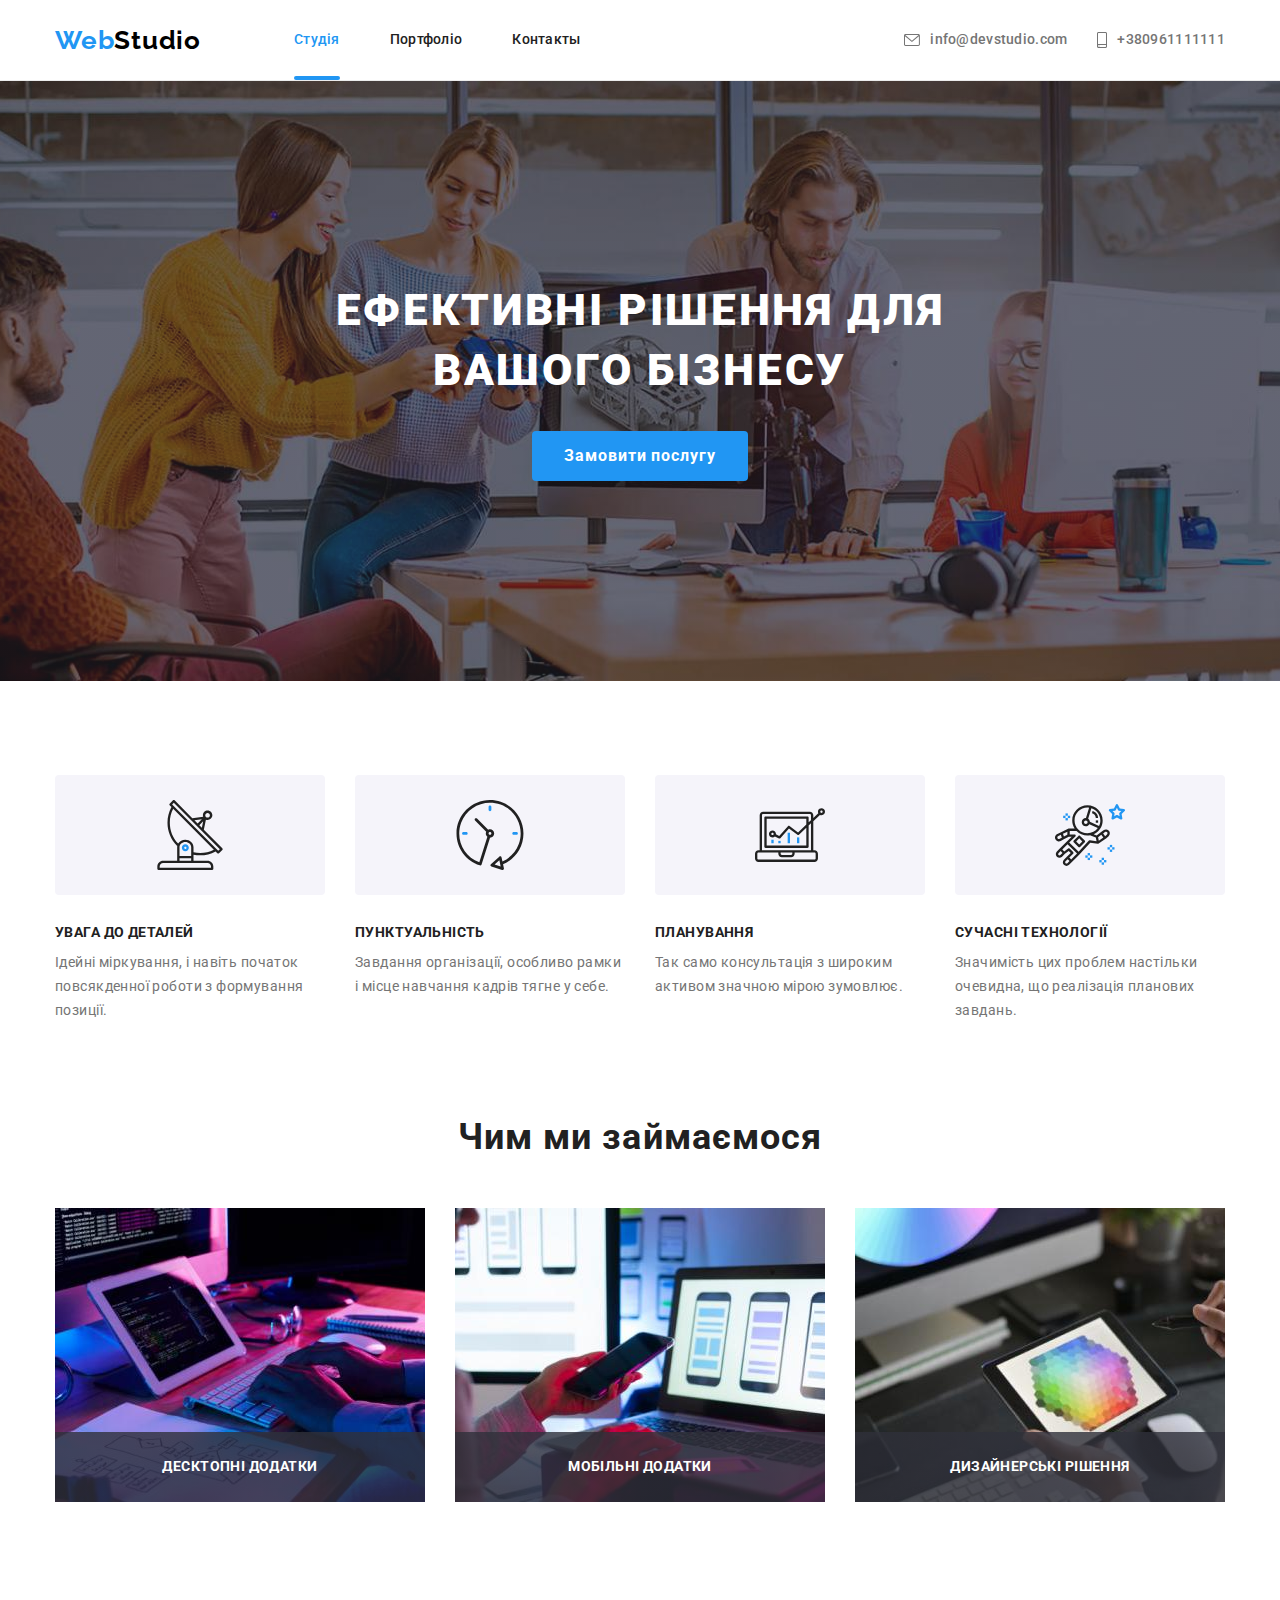
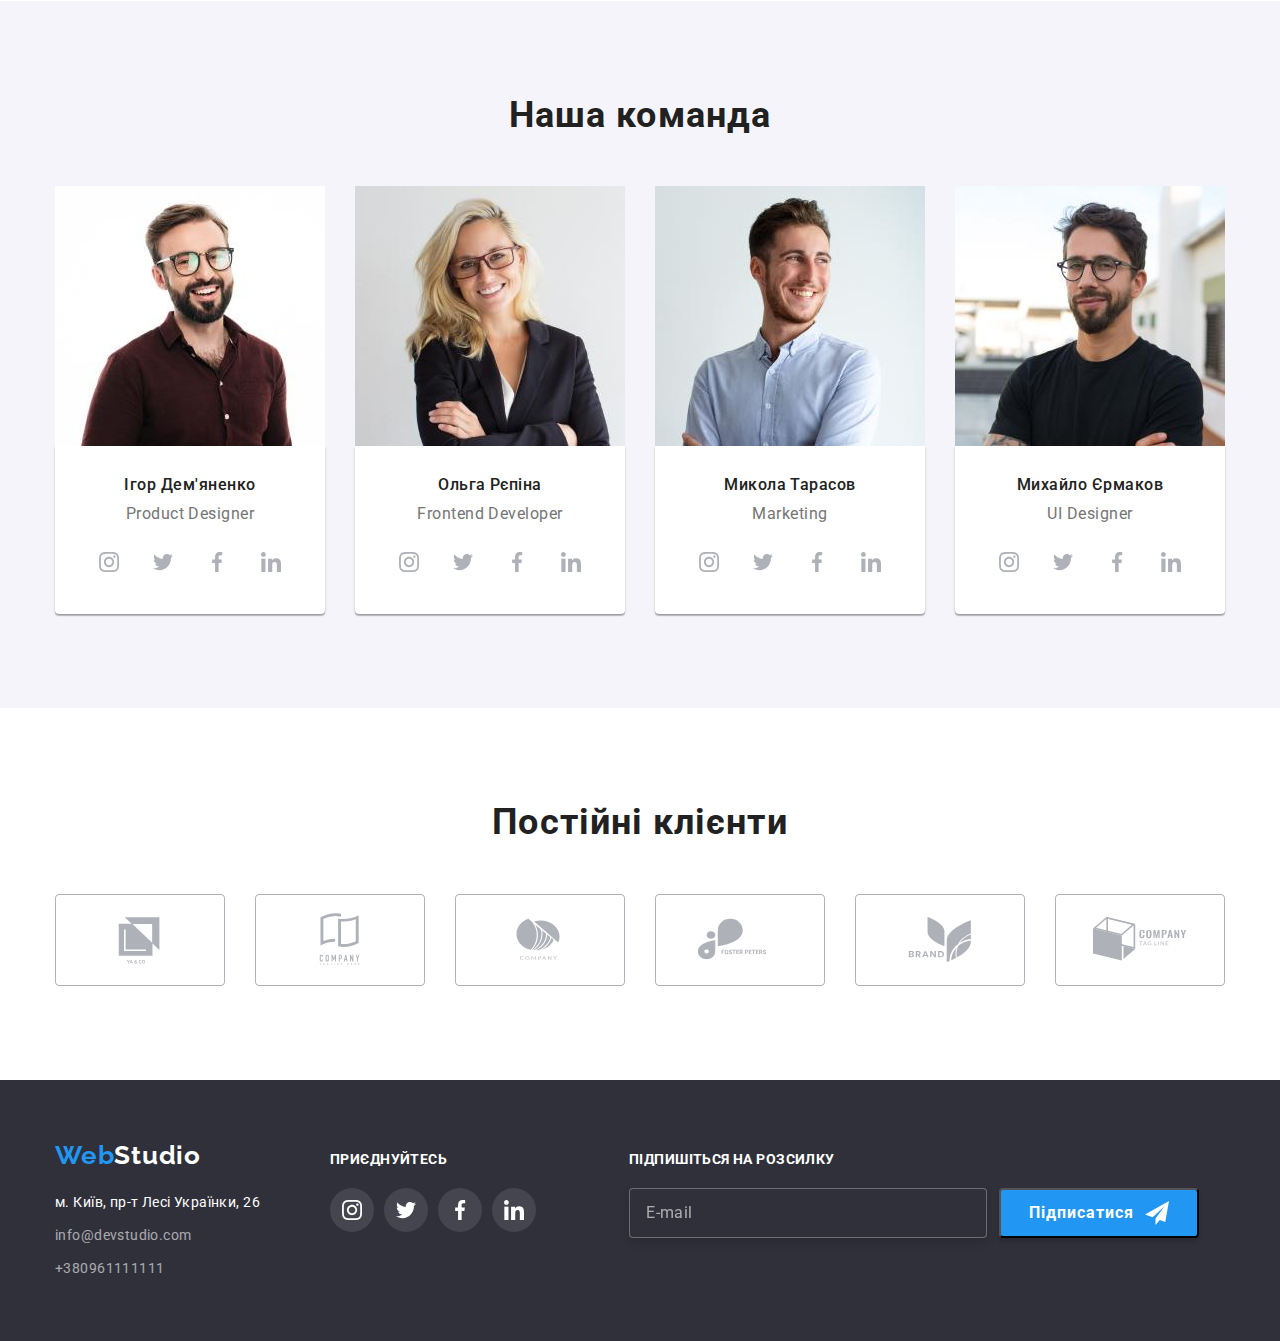
<file: index.html>
<!DOCTYPE html>
<html lang="X-UA-Compatible">
  <head>
    <meta charset="UTF-8" />
    <meta http-equiv="X-UA-Compatible" content="IE=edge" />
    <meta name="viewport" content="width=device-width, initial-scale=1.0" />
    <title>WebStudio</title>
    <link rel="preconnect" href="https://fonts.googleapis.com" />
    <link rel="preconnect" href="https://fonts.gstatic.com" crossorigin />
    <link
      href="https://fonts.googleapis.com/css2?family=Raleway:wght@700&family=Roboto:wght@400;500;700;900&display=swap"
      rel="stylesheet"
    />
    <link
      rel="stylesheet"
      href="https://cdnjs.cloudflare.com/ajax/libs/modern-normalize/1.1.0/modern-normalize.min.css"
      integrity="sha512-wpPYUAdjBVSE4KJnH1VR1HeZfpl1ub8YT/NKx4PuQ5NmX2tKuGu6U/JRp5y+Y8XG2tV+wKQpNHVUX03MfMFn9Q=="
      crossorigin="anonymous"
      referrerpolicy="no-referrer"
    />
    <!--<link rel="stylesheet" href="./css/style.css" />-->
    <link rel="stylesheet" href="./css/main.min.css" />
  </head>
  <body>
    <!-- Новигация, контакты и тд -->

    <header class="header">
      <div class="header__container container">
        <a class="logo logo--color link" href="" lang="en"
          ><span class="logo--accent" lang="en">Web</span>Studio
        </a>

        <nav class="nav">
          <ul class="header-nav__list list">
            <li class="header-nav__item">
              <a
                class="header-nav__link header-nav__link--active header-nav__link--current link"
                href="./index.html"
                >Студія</a
              >
            </li>
            <li class="header-nav__item">
              <a class="header-nav__link link" href="./portfolio.html"
                >Портфоліо</a
              >
            </li>
            <li class="header-nav__item">
              <a class="header-nav__link link" href="">Контакты</a>
            </li>
          </ul>
        </nav>

        <ul class="header-contact list">
          <li class="header-contact__item">
            <a
              class="header-contact__link link"
              href="mailto:info@devstudio.com"
            >
              <svg class="header-contact__icon" width="16" height="12">
                <use href="./images/stydi/symbol-defs.svg#icon-envelope"></use>
              </svg>
              info@devstudio.com
            </a>
          </li>
          <li class="header-contact__item">
            <a class="header-contact__link link" href="tel:+380961111111">
              <svg class="header-contact__icon" width="10" height="16">
                <use
                  href="./images/stydi/symbol-defs.svg#icon-smartphone"
                ></use>
              </svg>
              +380961111111
            </a>
          </li>
        </ul>

        <button
          type="button"
          class="menu-button js-open-menu"
          data-menu-button
          aria-expanded="false"
        >
          <svg width="40" height="40" aria-label="Перемикач мобільного меню">
            <use
              class="menu-open"
              href="./images/stydi/symbol-defs.svg#icon-menu_burger"
            ></use>
          </svg>
        </button>

        <div class="menu-container js-menu-container">
          <button type="button" class="menu-cross js-close-menu">
            <svg width="40" height="40">
              <use
                class="menu-close"
                href="./images/stydi/symbol-defs.svg#icon-mobile_close"
              ></use>
            </svg>
          </button>

          <ul class="mobile-menu">
            <li class="mobile-menu__item">
              <a
                href="./index.html"
                class="mobile-menu__link mobile-menu__link--current"
                >Студія</a
              >
            </li>
            <li class="mobile-menu__item">
              <a href="./portfolio.html" class="mobile-menu__link">Портфоліо</a>
            </li>
            <li class="mobile-menu__item">
              <a href="#" class="mobile-menu__link">Контакти</a>
            </li>
          </ul>

          <ul class="contacts-menu">
            <li class="contacts-menu__item">
              <a href="tel:+380961111111" class="contacts-menu__tel">
                +38 096 111 11 11
              </a>
            </li>
            <li class="contacts-menu__item">
              <a href="mailto:info@devstudio.com" class="contacts-menu__mail">
                info@devstudio.com
              </a>
            </li>
          </ul>

          <ul class="social-menu">
            <li class="social-menu__item">
              <a href="#" class="social-menu__link">Instagram</a>
            </li>
            <li class="social-menu__item">
              <a href="#" class="social-menu__link">Twitter</a>
            </li>
            <li class="social-menu__item">
              <a href="#" class="social-menu__link">Facebook</a>
            </li>
            <li class="social-menu__item">
              <a href="#" class="social-menu__link">LinkedIn</a>
            </li>
          </ul>
        </div>
      </div>
    </header>

    <main class="">
      <!-- HERO -->

      <section class="hero">
        <h1 class="hero__title hero-title">
          Ефективні рішення для<br />
          вашого бізнесу
        </h1>
        <button class="hero__btn button" type="button" data-modal-open>
          Замовити послугу
        </button>
      </section>

      <!-- ADVANTAGE -->

      <section class="advantage">
        <div class="advantage__container">
          <ul class="advantage__list list">
            <li class="advantage__item">
              <div class="advantage-container__icon">
                <svg class="advantage__icon">
                  <use
                    href="./images/stydi/symbol-defs.svg#icon-antenna-1"
                  ></use>
                </svg>
              </div>
              <h3 class="advantage__title">УВАГА ДО ДЕТАЛЕЙ</h3>
              <p class="advantage__text">
                Ідейні міркування, і навіть початок повсякденної роботи з
                формування позиції.
              </p>
            </li>
            <li class="advantage__item">
              <div class="advantage-container__icon">
                <svg class="advantage__icon">
                  <use href="./images/stydi/symbol-defs.svg#icon-clock-1"></use>
                </svg>
              </div>
              <h3 class="advantage__title">ПУНКТУАЛЬНІСТЬ</h3>
              <p class="advantage__text">
                Завдання організації, особливо рамки і місце навчання кадрів
                тягне у себе.
              </p>
            </li>
            <li class="advantage__item">
              <div class="advantage-container__icon">
                <svg class="advantage__icon">
                  <use
                    href="./images/stydi/symbol-defs.svg#icon-diagram-1"
                  ></use>
                </svg>
              </div>
              <h3 class="advantage__title">ПЛАНУВАННЯ</h3>
              <p class="advantage__text">
                Так само консультація з широким активом значною мірою зумовлює.
              </p>
            </li>
            <li class="advantage__item">
              <div class="advantage-container__icon">
                <svg class="advantage__icon">
                  <use
                    href="./images/stydi/symbol-defs.svg#icon-astronaut-1"
                  ></use>
                </svg>
              </div>
              <h3 class="advantage__title">СУЧАСНІ ТЕХНОЛОГІЇ</h3>
              <p class="advantage__text">
                Значимість цих проблем настільки очевидна, що реалізація
                планових завдань.
              </p>
            </li>
          </ul>
        </div>
      </section>

      <!-- Вид деятельности -->

      <section class="example section">
        <div class="example__container container">
          <h2 class="example__title">Чим ми займаємося</h2>
          <ul class="example__list list">
            <li class="example__item">
              <div class="example__thumb">
                <img
                  class="example__img"
                  srcset="
                    ./images/stydi/box1.jpg    1x,
                    ./images/stydi/box1@2x.jpg 2x
                  "
                  src="./images/stydi/box1.jpg"
                  alt="Десктопні додатки"
                />
                <p class="example__text">Десктопні додатки</p>
              </div>
            </li>
            <li class="example__item">
              <div class="example__thumb">
                <img
                  class="example__img"
                  srcset="
                    ./images/stydi/box2.jpg    1x,
                    ./images/stydi/box2@2x.jpg 2x
                  "
                  src="./images/stydi/box2.jpg"
                  alt="Дизайн меню для смартфона"
                />
                <p class="example__text">Мобільні додатки</p>
              </div>
            </li>
            <li class="example__item">
              <div class="example__thumb">
                <img
                  class="example__img"
                  srcset="
                    ./images/stydi/box3.jpg    1x,
                    ./images/stydi/box3@2x.jpg 2x
                  "
                  src="./images/stydi/box3.jpg"
                  alt="Розробка дизайну"
                />
                <p class="example__text">Дизайнерські рішення</p>
              </div>
            </li>
          </ul>
        </div>
      </section>

      <!-- Сотрудники -->

      <section class="team section">
        <div class="team__container container">
          <h2 class="team__title">Наша команда</h2>
          <ul class="card__list team__list list">
            <li class="card__item team__item">
              <picture>
                <source
                  srcset="
                    ./images/stydi/team-desk1.jpg    1x,
                    ./images/stydi/team-desk1@2x.jpg 2x
                  "
                  media="(min-width: 1200px)"
                />
                <source
                  srcset="
                    ./images/stydi/team-tab1.jpg    1x,
                    ./images/stydi/team-tab1@2x.jpg 2x
                  "
                  media="(min-width=768px)"
                />
                <img
                  class="card__img team__img"
                  srcset="
                    ./images/stydi/team1-mob.jpg    1x,
                    ./images/stydi/team1-mob@2x.jpg 2x
                  "
                  src="./images/stydi/team1-mob.jpg"
                  alt="Игорь Демьяненко"
                />
              </picture>

              <div class="card__box team__employee">
                <h3 class="card__title team__subtitle">Ігор Дем'яненко</h3>
                <p class="card__text team__text" lang="en">Product Designer</p>
                <ul class="social__list team-social__list list">
                  <li class="social__item">
                    <a class="social__link team-social__link link" href="">
                      <svg
                        class="social__icon team-social__icon"
                        width="20"
                        height="20"
                      >
                        <use
                          href="./images/stydi/symbol-defs.svg#icon-instagram-2"
                        ></use>
                      </svg>
                    </a>
                  </li>

                  <li class="social__item">
                    <a class="social__link team-social__link link" href="">
                      <svg
                        class="social__icon team-social__icon"
                        width="20"
                        height="20"
                      >
                        <use
                          href="./images/stydi/symbol-defs.svg#icon-twitter-1"
                        ></use>
                      </svg>
                    </a>
                  </li>

                  <li class="social__item">
                    <a class="social__link team-social__link link" href="">
                      <svg
                        class="social__icon team-social__icon"
                        width="20"
                        height="20"
                      >
                        <use
                          href="./images/stydi/symbol-defs.svg#icon-facebook-1"
                        ></use>
                      </svg>
                    </a>
                  </li>

                  <li class="social__item">
                    <a class="social__link team-social__link link" href="">
                      <svg
                        class="social__icon team-social__icon"
                        width="20"
                        height="20"
                      >
                        <use
                          href="./images/stydi/symbol-defs.svg#icon-linkedin-1"
                        ></use>
                      </svg>
                    </a>
                  </li>
                </ul>
              </div>
            </li>

            <li class="card__item team__item">
              <picture>
                <source
                  srcset="
                    ./images/stydi/team-desk2.jpg    1x,
                    ./images/stydi/team-desk2@2x.jpg 2x
                  "
                  media="(min-width: 1200px)"
                />
                <source
                  srcset="
                    ./images/stydi/team-tab2.jpg    1x,
                    ./images/stydi/team-tab2@2x.jpg 2x
                  "
                  media="(min-width=768px)"
                />
                <img
                  class="card__img team__img"
                  srcset="
                    ./images/stydi/team-mob2.jpg    1x,
                    ./images/stydi/team-mob2@2x.jpg 2x
                  "
                  src="./images/stydi/team-mob2.jpg"
                  alt="Ольга Репина"
                />
              </picture>

              <div class="card__box team__employee">
                <h3 class="card__title team__subtitle">Ольга Рєпіна</h3>
                <p class="card__text team__text" lang="en">
                  Frontend Developer
                </p>
                <ul class="social__list team-social__list list">
                  <li class="social__item">
                    <a class="social__link team-social__link link" href="">
                      <svg
                        class="social__icon team-social__icon"
                        width="20"
                        height="20"
                      >
                        <use
                          href="./images/stydi/symbol-defs.svg#icon-instagram-2"
                        ></use>
                      </svg>
                    </a>
                  </li>

                  <li class="social__item">
                    <a class="social__link team-social__link link" href="">
                      <svg
                        class="social__icon team-social__icon"
                        width="20"
                        height="20"
                      >
                        <use
                          href="./images/stydi/symbol-defs.svg#icon-twitter-1"
                        ></use>
                      </svg>
                    </a>
                  </li>

                  <li class="social__item">
                    <a class="social__link team-social__link link" href="">
                      <svg
                        class="social__icon team-social__icon"
                        width="20"
                        height="20"
                      >
                        <use
                          href="./images/stydi/symbol-defs.svg#icon-facebook-1"
                        ></use>
                      </svg>
                    </a>
                  </li>

                  <li class="social__item">
                    <a class="social__link team-social__link link" href="">
                      <svg
                        class="social__icon team-social__icon"
                        width="20"
                        height="20"
                      >
                        <use
                          href="./images/stydi/symbol-defs.svg#icon-linkedin-1"
                        ></use>
                      </svg>
                    </a>
                  </li>
                </ul>
              </div>
            </li>

            <li class="card__item team__item">
              <picture>
                <source
                  srcset="
                    ./images/stydi/team-desk3.jpg    1x,
                    ./images/stydi/team-desk3@2x.jpg 2x
                  "
                  media="(min-width: 1200px)"
                />
                <source
                  srcset="
                    ./images/stydi/team-tab3.jpg    1x,
                    ./images/stydi/team-tab3@2x.jpg 2x
                  "
                  media="(min-width=768px)"
                />
                <img
                  class="card__img team__img"
                  srcset="
                    ./images/stydi/team-mob3.jpg    1x,
                    ./images/stydi/team-mob3@2x.jpg 2x
                  "
                  src="./images/stydi/team-mob3.jpg"
                  alt="Николай Тарасов"
                />
              </picture>

              <div class="card__box team__employee">
                <h3 class="card__title team__subtitle">Микола Тарасов</h3>
                <p class="card__text team__text" lang="en">Marketing</p>
                <ul class="social__list team-social__list list">
                  <li class="social__item">
                    <a class="social__link team-social__link link" href="">
                      <svg
                        class="social__icon team-social__icon"
                        width="20"
                        height="20"
                      >
                        <use
                          href="./images/stydi/symbol-defs.svg#icon-instagram-2"
                        ></use>
                      </svg>
                    </a>
                  </li>

                  <li class="social__item">
                    <a class="social__link team-social__link link" href="">
                      <svg
                        class="social__icon team-social__icon"
                        width="20"
                        height="20"
                      >
                        <use
                          href="./images/stydi/symbol-defs.svg#icon-twitter-1"
                        ></use>
                      </svg>
                    </a>
                  </li>

                  <li class="social__item">
                    <a class="social__link team-social__link link" href="">
                      <svg
                        class="social__icon team-social__icon"
                        width="20"
                        height="20"
                      >
                        <use
                          href="./images/stydi/symbol-defs.svg#icon-facebook-1"
                        ></use>
                      </svg>
                    </a>
                  </li>

                  <li class="social__item">
                    <a class="social__link team-social__link link" href="">
                      <svg
                        class="social__icon team-social__icon"
                        width="20"
                        height="20"
                      >
                        <use
                          href="./images/stydi/symbol-defs.svg#icon-linkedin-1"
                        ></use>
                      </svg>
                    </a>
                  </li>
                </ul>
              </div>
            </li>

            <li class="card__item team__item">
              <picture>
                <source
                  srcset="
                    ./images/stydi/team-desk4.jpg    1x,
                    ./images/stydi/team-desk4@2x.jpg 2x
                  "
                  media="(min-width: 1200px)"
                />
                <source
                  srcset="
                    ./images/stydi/team-tab4.jpg    1x,
                    ./images/stydi/team-tab4@2x.jpg 2x
                  "
                  media="(min-width=768px)"
                />
                <img
                  class="card__img team__img"
                  srcset="
                    ./images/stydi/team-mob4.jpg    1x,
                    ./images/stydi/team-mob4@2x.jpg 2x
                  "
                  src="./images/stydi/team-mob4.jpg"
                  alt="Михаил Ермаков"
                />
              </picture>

              <div class="card__box team__employee">
                <h3 class="card__title team__subtitle">Михайло Єрмаков</h3>
                <p class="card__text team__text" lang="en">UI Designer</p>
                <ul class="social__list team-social__list list">
                  <li class="social__item">
                    <a class="social__link team-social__link link" href="">
                      <svg
                        class="social__icon team-social__icon"
                        width="20"
                        height="20"
                      >
                        <use
                          href="./images/stydi/symbol-defs.svg#icon-instagram-2"
                        ></use>
                      </svg>
                    </a>
                  </li>

                  <li class="social__item">
                    <a class="social__link team-social__link link" href="">
                      <svg
                        class="social__icon team-social__icon"
                        width="20"
                        height="20"
                      >
                        <use
                          href="./images/stydi/symbol-defs.svg#icon-twitter-1"
                        ></use>
                      </svg>
                    </a>
                  </li>

                  <li class="social__item">
                    <a class="social__link team-social__link link" href="">
                      <svg
                        class="social__icon team-social__icon"
                        width="20"
                        height="20"
                      >
                        <use
                          href="./images/stydi/symbol-defs.svg#icon-facebook-1"
                        ></use>
                      </svg>
                    </a>
                  </li>

                  <li class="social__item">
                    <a class="social__link team-social__link link" href="">
                      <svg
                        class="social__icon team-social__icon"
                        width="20"
                        height="20"
                      >
                        <use
                          href="./images/stydi/symbol-defs.svg#icon-linkedin-1"
                        ></use>
                      </svg>
                    </a>
                  </li>
                </ul>
              </div>
            </li>
          </ul>
        </div>
      </section>

      <!----------------------------CLIENTS----------------->

      <section class="clients section">
        <div class="clients-container container">
          <h2 class="clients__title">Постійні клієнти</h2>
          <ul class="clients__list list">
            <li class="clients__item">
              <a class="clients__link" href="">
                <svg class="clients__icon width=100 height=100">
                  <use href="./images/stydi/symbol-defs.svg#icon-Logo"></use>
                </svg>
              </a>
            </li>
            <li class="clients__item">
              <a class="clients__link" href="">
                <svg class="clients__icon width=100 height=100">
                  <use href="./images/stydi/symbol-defs.svg#icon-Logo-1"></use>
                </svg>
              </a>
            </li>
            <li class="clients__item">
              <a class="clients__link" href="">
                <svg class="clients__icon width=100 height=100">
                  <use href="./images/stydi/symbol-defs.svg#icon-Logo-2"></use>
                </svg>
              </a>
            </li>
            <li class="clients__item">
              <a class="clients__link" href="">
                <svg class="clients__icon width=100 height=100">
                  <use href="./images/stydi/symbol-defs.svg#icon-Logo-3"></use>
                </svg>
              </a>
            </li>
            <li class="clients__item">
              <a class="clients__link" href="">
                <svg class="clients__icon width=100 height=100">
                  <use href="./images/stydi/symbol-defs.svg#icon-Logo-4"></use>
                </svg>
              </a>
            </li>
            <li class="clients__item">
              <a class="clients__link" href="">
                <svg class="clients__icon width=100 height=100">
                  <use href="./images/stydi/symbol-defs.svg#icon-Logo-5"></use>
                </svg>
              </a>
            </li>
          </ul>
        </div>
      </section>
    </main>

    <!-- Подвал с контактами -->
    <footer class="footer">
      <div class="footer-container container">
        <div class="footer-blok">
          <a class="logo footer__logo--color link" href="" lang="en"
            ><span class="footer__logo--accent" lang="en">Web</span>Studio
          </a>
          <address class="footer-contact">
            <ul class="footer-contact__list list">
              <li class="footer-contact__item">
                <a
                  class="footer-contact__link footer-contact__link--color link"
                  href="https://goo.gl/maps/cScgRgd44BL1W8yu9"
                  target="_blank"
                  rel="noopener noreferrer"
                  >м. Київ, пр-т Лесі Українки, 26
                </a>
              </li>
              <li class="footer-contact__item">
                <a
                  class="footer-contact__link footer-contact__link--colour link"
                  href="mailto:info@devstudio.com"
                  >info@devstudio.com
                </a>
              </li>
              <li class="footer-contact__item">
                <a
                  class="footer-contact__link footer-contact__link--colour link"
                  href="tel:+380961111111"
                  >+380961111111</a
                >
              </li>
            </ul>
          </address>
        </div>
        <div class="footer-social">
          <h3 class="footer-social__title">приєднуйтесь</h3>
          <ul class="social__list footer-social__list list">
            <li class="social__item footer-social__item">
              <a class="social__link footer-social__link link" href="">
                <svg
                  class="social__icon footer-social__icon"
                  width="20"
                  height="20"
                >
                  <use
                    href="./images/stydi/symbol-defs.svg#icon-instagram-2"
                  ></use>
                </svg>
              </a>
            </li>
            <li class="social__item footer-social__item">
              <a class="social__link footer-social__link link" href="">
                <svg
                  class="social__icon footer-social__icon"
                  width="20"
                  height="20"
                >
                  <use
                    href="./images/stydi/symbol-defs.svg#icon-twitter-1"
                  ></use>
                </svg>
              </a>
            </li>
            <li class="social__item footer-social__item">
              <a class="social__link footer-social__link link" href="">
                <svg
                  class="social__icon footer-social__icon"
                  width="20"
                  height="20"
                >
                  <use
                    href="./images/stydi/symbol-defs.svg#icon-facebook-1"
                  ></use>
                </svg>
              </a>
            </li>
            <li class="social__item footer-social__item">
              <a class="social__link footer-social__link link" href="">
                <svg
                  class="social__icon footer-social__icon"
                  width="20"
                  height="20"
                >
                  <use
                    href="./images/stydi/symbol-defs.svg#icon-linkedin-1"
                  ></use>
                </svg>
              </a>
            </li>
          </ul>
        </div>
        <div class="subscription">
          <div class="subscription__box">
            <label class="subscription__label" for="mail"
              >Підпишіться на розсилку</label
            >
            <input
              class="subscription__input"
              type="email"
              name="mail"
              id="mail"
              placeholder="E-mail"
            />
          </div>
          <button class="subscription__button button" type="submit">
            Підписатися
            <svg class="subscription__icon" width="24" height="24">
              <use href="./images/stydi/symbol-defs.svg#icon-telegram"></use>
            </svg>
          </button>
        </div>
      </div>
    </footer>

    <div class="backdrop is-hidden" data-modal>
      <div class="modal">
        <h2 class="modal__title">Залиште свої дані, ми вам передзвонимо</h2>
        <button class="modal__close" type="button" data-modal-close>
          <svg class="modal__icon" width="11" height="11">
            <use href="./images/stydi/symbol-defs.svg#icon-close"></use>
          </svg>
        </button>
        <form class="form">
          <label class="form__label" for="name">Ім'я</label>
          <div class="form__field">
            <input
              class="form__input"
              type="text"
              name="name"
              id="name"
              autofocus
            />
            <svg class="form__icon" width="18" height="18">
              <use href="./images/stydi/symbol-defs.svg#icon-personmodal"></use>
            </svg>
          </div>

          <label class="form__label" for="tel">Телефон</label>
          <div class="form__field">
            <input class="form__input" type="tel" name="tel" id="tel" />
            <svg class="form__icon" width="18" height="18">
              <use href="./images/stydi/symbol-defs.svg#icon-phonemodal"></use>
            </svg>
          </div>

          <label class="form__label" for="mail">Пошта</label>
          <div class="form__field">
            <input class="form__input" type="email" name="mail" id="mail" />
            <svg class="form__icon" width="18" height="18">
              <use href="./images/stydi/symbol-defs.svg#icon-emailmodal"></use>
            </svg>
          </div>

          <label class="form__label" for="comment">Коментар</label>
          <textarea
            class="form__textarea"
            name="comment"
            id="comment"
            placeholder="Введіть текст"
          ></textarea>

          <div class="checkbox">
            <input
              class="checkbox__input"
              type="checkbox"
              name="policy"
              id="policy"
            />
            <svg class="checkbox__icon" width="16" height="15">
              <use href="./images/stydi/symbol-defs.svg#icon-Vector"></use>
            </svg>
            <label class="checkbox__label" for="policy"
              >Погоджуюся з розсилкою та приймаю
              <a class="checkbox__link" href="#">Умови договору</a></label
            >
          </div>

          <button class="form__button" type="submit">Відправити</button>
        </form>
      </div>
    </div>
    <!--<script src="./js/open.js"></script>-->
    <script src="./js/mobile-menu.js"></script>
    <script src="./js/modal.js"></script>
  </body>
</html>
</file>
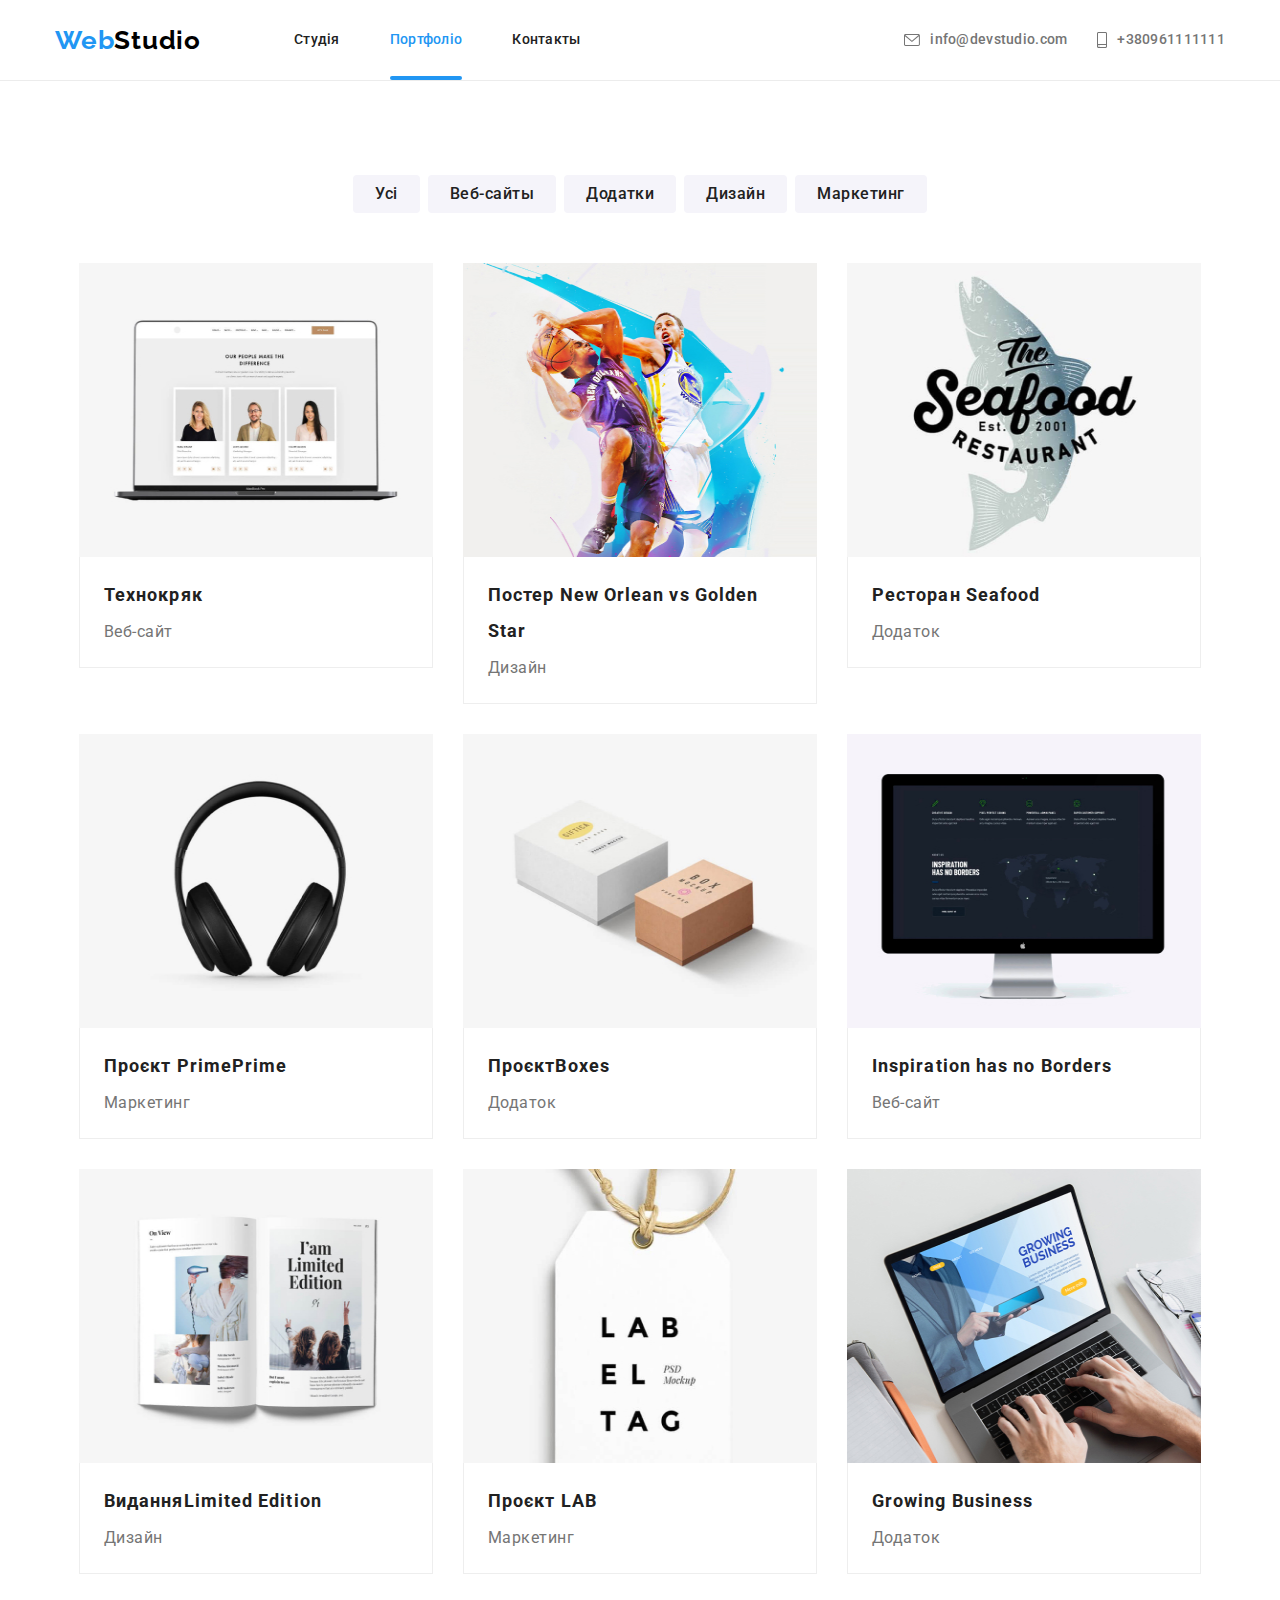
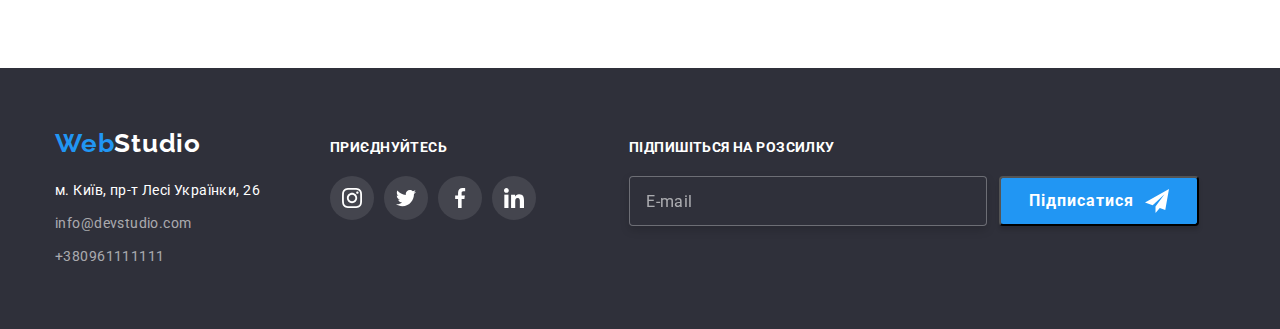
<file: portfolio.html>
<!DOCTYPE html>
<html lang="X-UA-Compatible">
  <head>
    <meta charset="UTF-8" />
    <meta http-equiv="X-UA-Compatible" content="IE=edge" />
    <meta name="viewport" content="width=device-width, initial-scale=1.0" />
    <title>WebStudio</title>
    <link rel="preconnect" href="https://fonts.googleapis.com" />
    <link rel="preconnect" href="https://fonts.gstatic.com" crossorigin />
    <link
      href="https://fonts.googleapis.com/css2?family=Raleway:wght@700&family=Roboto:wght@400;500;700;900&display=swap"
      rel="stylesheet"
    />
    <link
      rel="stylesheet"
      href="https://cdnjs.cloudflare.com/ajax/libs/modern-normalize/1.1.0/modern-normalize.min.css"
      integrity="sha512-wpPYUAdjBVSE4KJnH1VR1HeZfpl1ub8YT/NKx4PuQ5NmX2tKuGu6U/JRp5y+Y8XG2tV+wKQpNHVUX03MfMFn9Q=="
      crossorigin="anonymous"
      referrerpolicy="no-referrer"
    />
    <!--<link rel="stylesheet" href="./css/style.css" />-->
    <link rel="stylesheet" href="./css/main.min.css" />
  </head>
  <body>
    <!------------------HEADER----------------->

    <header class="header">
      <div class="header__container container">
        <a class="logo logo--color link" href="" lang="en"
          ><span class="logo--accent" lang="en">Web</span>Studio
        </a>
        <nav class="nav">
          <ul class="header-nav__list list">
            <li class="header-nav__item">
              <a class="header-nav__link link" href="./index.html">Студія</a>
            </li>
            <li class="header-nav__item">
              <a
                class="header-nav__link header-nav__link--active header-nav__link--current link"
                href="./portfolio.html"
                >Портфоліо</a
              >
            </li>
            <li class="header-nav__item">
              <a class="header-nav__link link" href="">Контакты</a>
            </li>
          </ul>
        </nav>

        <ul class="header-contact list">
          <li class="header-contact__item">
            <a
              class="header-contact__link link"
              href="mailto:info@devstudio.com"
            >
              <svg class="header-contact__icon" width="16" height="12">
                <use href="./images/stydi/symbol-defs.svg#icon-envelope"></use>
              </svg>
              info@devstudio.com
            </a>
          </li>
          <li class="header-contact__item">
            <a class="header-contact__link link" href="tel:+380961111111">
              <svg class="header-contact__icon" width="10" height="16">
                <use
                  href="./images/stydi/symbol-defs.svg#icon-smartphone"
                ></use>
              </svg>
              +380961111111
            </a>
          </li>
        </ul>

        <button
          type="button"
          class="menu-button js-open-menu"
          data-menu-button
          aria-expanded="false"
        >
          <svg width="40" height="40" aria-label="Перемикач мобільного меню">
            <use
              class="menu-open"
              href="./images/stydi/symbol-defs.svg#icon-menu_burger"
            ></use>
          </svg>
        </button>

        <div class="menu-container js-menu-container">
          <button type="button" class="menu-cross js-close-menu">
            <svg width="40" height="40">
              <use
                class="menu-close"
                href="./images/stydi/symbol-defs.svg#icon-mobile_close"
              ></use>
            </svg>
          </button>

          <ul class="mobile-menu">
            <li class="mobile-menu__item">
              <a href="./index.html" class="mobile-menu__link">Студія</a>
            </li>
            <li class="mobile-menu__item">
              <a
                href="./portfolio.html"
                class="mobile-menu__link mobile-menu__link--current"
                >Портфоліо</a
              >
            </li>
            <li class="mobile-menu__item">
              <a href="#" class="mobile-menu__link">Контакти</a>
            </li>
          </ul>

          <ul class="contacts-menu">
            <li class="contacts-menu__item">
              <a href="tel:+380961111111" class="contacts-menu__tel">
                +38 096 111 11 11
              </a>
            </li>
            <li class="contacts-menu__item">
              <a href="mailto:info@devstudio.com" class="contacts-menu__mail">
                info@devstudio.com
              </a>
            </li>
          </ul>

          <ul class="social-menu">
            <li class="social-menu__item">
              <a href="#" class="social-menu__link">Instagram</a>
            </li>
            <li class="social-menu__item">
              <a href="#" class="social-menu__link">Twitter</a>
            </li>
            <li class="social-menu__item">
              <a href="#" class="social-menu__link">Facebook</a>
            </li>
            <li class="social-menu__item">
              <a href="#" class="social-menu__link">LinkedIn</a>
            </li>
          </ul>
        </div>
      </div>
    </header>

    <!------------------------PORTFOLIO----------------->

    <main>
      <section class="portfolio section">
        <div class="portfolio-container container">
          <h1 class="visually-hidden">Портфоліо</h1>
          <ul class="button__list buttton__nav--list">
            <li class="button__item button__nav--item">
              <button class="button__nav--button" type="button">Усі</button>
            </li>
            <li class="button__item button__nav--item">
              <button class="button__nav--button" type="button">
                Веб-сайты
              </button>
            </li>
            <li class="button__item button__nav--item">
              <button class="button__nav--button" type="button">Додатки</button>
            </li>
            <li class="button__item button__nav--item">
              <button class="button__nav--button" type="button">Дизайн</button>
            </li>
            <li class="button__item button__nav--item">
              <button class="button__nav--button" type="button">
                Маркетинг
              </button>
            </li>
          </ul>

          <ul class="portfolio__list card__list list">
            <li class="portfolio__item card__item">
              <a class="portfolio__link link">
                <div class="portfolio__thumb">
                  <img
                    class="portfolio__thumb--img"
                    src="./images/portfolio/img1.jpg"
                    alt="открытый ноутбук"
                    width="370"
                    height="294"
                  />
                  <p class="portfolio__thumb--text">
                    Ресурс пропонує комплексні пропозиції з різним рівнем
                    функціоналу та сервісів. Все це дозволить відвідувачу
                    отримати вичерпні відомості про компанію чи приватну особу.
                  </p>
                </div>
                <div class="portfolio-description">
                  <h2 class="portfolio-description__title">Технокряк</h2>
                  <p class="portfolio-description__text">Веб-сайт</p>
                </div>
              </a>
            </li>

            <li class="portfolio__item card__item">
              <a class="portfolio__link link">
                <div class="portfolio__thumb">
                  <img
                    class="portfolio__thumb--img"
                    src="./images/portfolio/img2.jpg"
                    alt="постер с двумя баскетболистами"
                    width="370"
                    height="294"
                  />
                  <p class="portfolio__thumb--text">
                    Ресурс пропонує комплексні пропозиції з різним рівнем
                    функціоналу та сервісів. Все це дозволить відвідувачу
                    отримати вичерпні відомості про компанію чи приватну особу.
                  </p>
                </div>
                <div class="portfolio-description">
                  <h2 class="portfolio-description__title">
                    Постер <span lang="en">New Orlean vs Golden Star</span>
                  </h2>
                  <p class="portfolio-description__text">Дизайн</p>
                </div>
              </a>
            </li>

            <li class="portfolio__item card__item">
              <a class="portfolio__link link">
                <div class="portfolio__thumb">
                  <img
                    class="portfolio__thumb--img"
                    src="./images/portfolio/img3.jpg"
                    alt="логотип ресторана морепродуктов"
                    width="370"
                    height="294"
                  />
                  <p class="portfolio__thumb--text">
                    Ресурс пропонує комплексні пропозиції з різним рівнем
                    функціоналу та сервісів. Все це дозволить відвідувачу
                    отримати вичерпні відомості про компанію чи приватну особу.
                  </p>
                </div>
                <div class="portfolio-description">
                  <h2 class="portfolio-description__title">
                    Ресторан <span lang="en">Seafood</span>
                  </h2>
                  <p class="portfolio-description__text">Додаток</p>
                </div>
              </a>
            </li>

            <li class="portfolio__item card__item">
              <a class="portfolio__link link">
                <div class="portfolio__thumb">
                  <img
                    class="portfolio__thumb--img"
                    src="./images/portfolio/img4.jpg"
                    alt="наушники"
                    width="370"
                    height="294"
                  />
                  <p class="portfolio__thumb--text">
                    Ресурс пропонує комплексні пропозиції з різним рівнем
                    функціоналу та сервісів. Все це дозволить відвідувачу
                    отримати вичерпні відомості про компанію чи приватну особу.
                  </p>
                </div>
                <div class="portfolio-description">
                  <h2 class="portfolio-description__title">
                    Проєкт Prime<span lang="en">Prime</span>
                  </h2>
                  <p class="portfolio-description__text">Маркетинг</p>
                </div>
              </a>
            </li>

            <li class="portfolio__item card__item">
              <a class="portfolio__link link">
                <div class="portfolio__thumb">
                  <img
                    class="portfolio__thumb--img"
                    src="./images/portfolio/img5.jpg"
                    alt="две коробочки"
                    width="370"
                    height="294"
                  />
                  <p class="portfolio__thumb--text">
                    Ресурс пропонує комплексні пропозиції з різним рівнем
                    функціоналу та сервісів. Все це дозволить відвідувачу
                    отримати вичерпні відомості про компанію чи приватну особу.
                  </p>
                </div>
                <div class="portfolio-description">
                  <h2 class="portfolio-description__title">
                    Проєкт<span lang="en">Boxes</span>
                  </h2>
                  <p class="portfolio-description__text">Додаток</p>
                </div>
              </a>
            </li>

            <li class="portfolio__item card__item">
              <a class="portfolio__link link">
                <div class="portfolio__thumb">
                  <img
                    class="portfolio__thumb--img"
                    src="./images/portfolio/img6.jpg"
                    alt="моритор"
                    width="370"
                    height="294"
                  />
                  <p class="portfolio__thumb--text">
                    Ресурс пропонує комплексні пропозиції з різним рівнем
                    функціоналу та сервісів. Все це дозволить відвідувачу
                    отримати вичерпні відомості про компанію чи приватну особу.
                  </p>
                </div>
                <div class="portfolio-description">
                  <h2 class="portfolio-description__title" lang="en">
                    Inspiration has no Borders
                  </h2>
                  <p class="portfolio-description__text">Веб-сайт</p>
                </div>
              </a>
            </li>

            <li class="portfolio__item card__item">
              <a class="portfolio__link link">
                <div class="portfolio__thumb">
                  <img
                    class="portfolio__thumb--img"
                    src="./images/portfolio/img7.jpg"
                    alt="открытый журнал"
                    width="370"
                    height="294"
                  />
                  <p class="portfolio__thumb--text">
                    Ресурс пропонує комплексні пропозиції з різним рівнем
                    функціоналу та сервісів. Все це дозволить відвідувачу
                    отримати вичерпні відомості про компанію чи приватну особу.
                  </p>
                </div>
                <div class="portfolio-description">
                  <h2 class="portfolio-description__title">
                    Видання<span lang="en">Limited Edition</span>
                  </h2>
                  <p class="portfolio-description__text">Дизайн</p>
                </div>
              </a>
            </li>

            <li class="portfolio__item card__item">
              <a class="portfolio__link link">
                <div class="portfolio__thumb">
                  <img
                    class="portfolio__thumb--img"
                    src="./images/portfolio/img8.jpg"
                    alt="бирка"
                    width="370"
                    height="294"
                  />
                  <p class="portfolio__thumb--text">
                    Ресурс пропонує комплексні пропозиції з різним рівнем
                    функціоналу та сервісів. Все це дозволить відвідувачу
                    отримати вичерпні відомості про компанію чи приватну особу.
                  </p>
                </div>
                <div class="portfolio-description">
                  <h2 class="portfolio-description__title">
                    Проєкт <span lang="en">LAB</span>
                  </h2>
                  <p class="portfolio-description__text">Маркетинг</p>
                </div>
              </a>
            </li>

            <li class="portfolio__item card__item">
              <a class="portfolio__link link">
                <div class="portfolio__thumb">
                  <img
                    class="portfolio__thumb--img"
                    src="./images/portfolio/img9.jpg"
                    alt="работа за ноутбуком"
                    width="370"
                    height="294"
                  />
                  <p class="portfolio__thumb--text">
                    Ресурс пропонує комплексні пропозиції з різним рівнем
                    функціоналу та сервісів. Все це дозволить відвідувачу
                    отримати вичерпні відомості про компанію чи приватну особу.
                  </p>
                </div>
                <div class="portfolio-description">
                  <h2 class="portfolio-description__title" lang="en">
                    Growing Business
                  </h2>
                  <p class="portfolio-description__text">Додаток</p>
                </div>
              </a>
            </li>
          </ul>
        </div>
      </section>
    </main>
    <!-----------------FOOTER-------------->
    <footer class="footer">
      <div class="footer-container container">
        <div class="footer-blok">
          <a class="logo footer__logo--color link" href="" lang="en"
            ><span class="footer__logo--accent" lang="en">Web</span>Studio</a
          >
          <address class="footer-contact">
            <ul class="footer-contact__list list">
              <li class="footer-contact__item">
                <a
                  class="footer-contact__link footer-contact__link--color link"
                  href="https://goo.gl/maps/cScgRgd44BL1W8yu9"
                  target="_blank"
                  rel="noopener noreferrer"
                  >м. Київ, пр-т Лесі Українки, 26
                </a>
              </li>
              <li class="footer-contact__item">
                <a
                  class="footer-contact__link footer-contact__link--colour link"
                  href="mailto:info@devstudio.com"
                  >info@devstudio.com
                </a>
              </li>
              <li class="footer-contact__item">
                <a
                  class="footer-contact__link footer-contact__link--colour link"
                  href="tel:+380961111111"
                  >+380961111111</a
                >
              </li>
            </ul>
          </address>
        </div>
        <div class="footer-social">
          <h3 class="footer-social__title">приєднуйтесь</h3>
          <ul class="social__list footer-social__list list">
            <li class="social__item footer-social__item">
              <a class="social__link footer-social__link link" href="">
                <svg
                  class="social__icon footer-social__icon"
                  width="20"
                  height="20"
                >
                  <use
                    href="./images/stydi/symbol-defs.svg#icon-instagram-2"
                  ></use>
                </svg>
              </a>
            </li>
            <li class="social__item footer-social__item">
              <a class="social__link footer-social__link link" href="">
                <svg
                  class="social__icon footer-social__icon"
                  width="20"
                  height="20"
                >
                  <use
                    href="./images/stydi/symbol-defs.svg#icon-twitter-1"
                  ></use>
                </svg>
              </a>
            </li>
            <li class="social__item footer-social__item">
              <a class="social__link footer-social__link link" href="">
                <svg
                  class="social__icon footer-social__icon"
                  width="20"
                  height="20"
                >
                  <use
                    href="./images/stydi/symbol-defs.svg#icon-facebook-1"
                  ></use>
                </svg>
              </a>
            </li>
            <li class="social__item footer-social__item">
              <a class="social__link footer-social__link link" href="">
                <svg
                  class="social__icon footer-social__icon"
                  width="20"
                  height="20"
                >
                  <use
                    href="./images/stydi/symbol-defs.svg#icon-linkedin-1"
                  ></use>
                </svg>
              </a>
            </li>
          </ul>
        </div>
        <div class="subscription">
          <div class="subscription__box">
            <label class="subscription__label" for="mail"
              >Підпишіться на розсилку</label
            >
            <input
              class="subscription__input"
              type="email"
              name="mail"
              id="mail"
              placeholder="E-mail"
            />
          </div>
          <button class="subscription__button button" type="submit">
            Підписатися
            <svg class="subscription__icon" width="24" height="24">
              <use href="./images/stydi/symbol-defs.svg#icon-telegram"></use>
            </svg>
          </button>
        </div>
      </div>
    </footer>

    <script src="./js/mobile-menu.js"></script>
  </body>
</html>
</file>
<file: css/style.css>
body {
    background-color: #ffffff;
    color: #212121;
    font-family: "Roboto", sans-serif;
}

:root {
    --basic-text-color: #212121;
    --secondary-text-color: #757575;
    --brend-color1: #2196F3;
    --brend-color2: #757575;
    --transition-color: color 250ms cubic-bezier(0.4, 0, 0.2, 1);
    --transition-background-color: background-color 250ms cubic-bezier(0.4, 0, 0.2, 1);
    --transition-border: border 250ms cubic-bezier(0.4, 0, 0.2, 1);
    /*--color3: #212121;*/
    /*--basic-font-weigt: ;
    --secondary-font-weigt: font-weight :500;*/
}


h1,
h2,
h3,
h4,
h5,
h6,
p {
    margin: 0;
}

ul {
    margin: 0;
    padding: 0;
}

img {
    display: block;
    max-width: 100%;
}

.container {
    width: 1200px;
    padding-left: 15px;
    padding-right: 15px;
    margin-left: auto;
    margin-right: auto;
}

button {
    cursor: pointer;
}

.visually-hidden {
    position: absolute;
    white-space: nowrap;
    width: 1px;
    height: 1px;
    overflow: hidden;
    border: 0;
    padding: 0;
    clip: rect(0 0 0 0);
    clip-path: inset(50%);
    margin: -1px;
}

nav {
    display: flex;
}

.section {
    padding-top: 94px;
    padding-bottom: 94px;
}

.link {
    text-decoration: none;
}

.list {
    list-style: none;
}

/*----------------- HEADER -----------------*/

.header {
    background-color: #FFFFFF;
    border-bottom: 1px solid #ececec;
}

.header__container {
    display: flex;
}

.logo {
    display: flex;
    align-items: center;
    font-family: Raleway;
    font-weight: 700;
    font-size: 26px;
    line-height: 1.19;
    letter-spacing: 0.03em;
}

.logo--color {
    color: #000;
}

.logo--accent {
    color: var(--brend-color1);

}

.header-nav__list {
    margin-left: 93px;
    display: flex;
    color: inherit;
    font-family: inherit;
    font-weight: 500;
    font-size: 14px;
    line-height: 1.14;
    letter-spacing: 0.02em;
}

.header-nav__item+.header-nav__item {
    margin-left: 50px;
}

.header-nav__list :hover,
.header-nav__list :focus {
    color: var(--brend-color1);
}

.header-nav__link {
    color: currentColor;
}

.header-nav__link--active::after {
    content: "";
    position: absolute;
    display: block;

    width: 100%;
    height: 4px;

    bottom: 0;
    left: 0px;

    border-radius: 2px;
    background-color: var(--brend-color1);
}

.header-nav__link {
    position: relative;
    display: block;

    padding-top: 32px;
    padding-bottom: 32px;

    transition: var(--transition-color);
}

.header-nav__link--current {
    color: var(--brend-color1);
}

.header-contact__icon {
    display: inline-flex;
    margin-right: 10px;
    fill: currentColor;
}

.header-contact {
    display: flex;
    color: var(--secondary-text-color);
    font-family: inherit;
    font-weight: 500;
    font-size: 14px;
    line-height: 1.14;
    letter-spacing: 0.02em;

    margin-left: auto;
}

.header-contact :hover,
.header-contact :focus {
    color: var(--brend-color1);
}

.header-contact__item {
    margin-left: 30px;
}

.header-contact__link {
    display: inline-flex;
    padding-top: 32px;
    padding-bottom: 32px;
    align-items: center;
    color: inherit;

    transition: var(--transition-color);
}


/*------------------  HERO  ----------------*/

.hero {
    background-color: #C4C4C4;
    background-image: linear-gradient(rgba(47, 48, 58, 0.4),
            rgba(47, 48, 58, 0.4)),
        url(../images/stydi/heroimg.jpg);
    background-repeat: no-repeat;
    background-position: center;
    background-size: cover;
    padding: 200px 0px;
    text-align: center;
    width: max-content 1600px;
    text-align: center;
}

.hero__title {

    font-family: inherit;
    font-weight: 900;
    font-size: 44px;
    line-height: 1.36;
    text-align: center;
    letter-spacing: 0.06em;
    text-transform: uppercase;

    color: #fff;

}

.hero__btn {
    display: inline-block;
    font-family: inherit;
    font-weight: 700;
    font-size: 16px;
    line-height: 1.88;

    text-align: center;
    letter-spacing: 0.06em;

    background-color: var(--brend-color1);
    color: #fff;
    border-radius: 4px;
    border: none;

    padding: 10px 32px;
    min-width: 216px;
    margin-top: 30px;

    transition: var(--transition-background-color);
}

.hero__btn:hover,
.hero__btn:focus {
    background-color: #188CE8;
}

/*-----------------  ADVANTAGE  -------------------*/

.advantage__list {
    display: flex;
    margin-left: -30px;
}

.advantage__item {
    width: 270px;
}

/*/.advantage__item+.advantage__item {
    margin-left: 30px;
}*/
.advantage__item {
    margin-left: 30px;
}

.advantage-container__icon {
    display: flex;
    width: 270px;
    height: 120px;
    justify-content: center;
    align-items: center;
    background: #F5F4FA;
    border-radius: 4px;
}

.advantage__icon {
    width: 70px;
    height: 70px;
}

.advantage__title {
    margin-top: 30px;

    font-family: inherit;
    font-weight: 700;
    font-size: 14px;
    line-height: 1.14;
    letter-spacing: 0.03em;

    color: var(--basic-text-color);
}

.advantage__text {
    margin-top: 10px;

    font-family: inherit;
    font-size: 14px;
    line-height: 1.71;
    letter-spacing: 0.03em;

    color: var(--secondary-text-color);
}

/*---------------------  EXAMPLE  -------------------*/

.example {
    padding-top: 0px;
}

.example__title {
    font-family: inherit;
    font-weight: 700;
    font-size: 36px;
    line-height: 1.16;
    text-align: center;
    letter-spacing: 0.03em;

    color: var(--basic-text-color);
}

.example__list {
    display: flex;
    margin-top: 50px;
}

.example__item+.example__item {
    margin-left: 30px;
}

.example__thumb {
    display: inline-flex;
    position: relative;
}

.example__text {
    display: flex;
    position: absolute;
    justify-content: center;
    align-items: center;
    bottom: 0;
    width: 100%;
    height: 70px;

    font-family: inherit;
    font-weight: 700;
    font-size: 14px;
    line-height: 1.14;
    text-align: center;
    letter-spacing: 0.03em;
    text-transform: uppercase;
    /*background-color: rgba(47, 48, 58, 0.8);*/

    background-image: linear-gradient(rgba(47, 48, 58, 0.8),
            rgba(47, 48, 58, 0.8));
    color: #FFFFFF;
}

/*--------------------  TEAM  -------------------------*/
.team {
    background-color: #F5F4FA;
}

.team__title {
    font-family: inherit;
    font-weight: 700;
    font-size: 36px;
    line-height: 1.16;
    text-align: center;
    letter-spacing: 0.03em;

    color: var(--basic-text-color);

    margin-bottom: 50px;
}

.card__list {
    display: flex;
    flex-wrap: wrap;
}

.team__list {
    margin-top: 50px;
    gap: 30px;
}

/*margin: 0px;
    padding: 0px;
    margin-left: -30px;
    margin-top: -30px;
}

.team-item {
    flex-basis: calc(100% / 4 - 30px);
    margin-left: 30px;
    margin-top: 30px;
}*/



.team__employee {
    background-color: #FFFFFF;
    padding: 30px 0px 30px 0px;
    box-shadow: 0px 1px 3px rgba(0, 0, 0, 0.12),
        0px 1px 1px rgba(0, 0, 0, 0.14),
        0px 2px 1px rgba(0, 0, 0, 0.2);
    border-radius: 0px 0px 4px 4px;
}

.team__subtitle {
    margin-top: 0px;

    font-family: inherit;
    font-weight: 500;
    font-size: 16px;
    line-height: 1.18;

    text-align: center;
    letter-spacing: 0.03em;

    color: var(--basic-text-color);
}

.team__text {
    margin-top: 10px;

    font-family: inherit;
    font-size: 16px;
    line-height: 1.18;

    text-align: center;
    letter-spacing: 0.03em;

    color: var(--secondary-text-color);
}

.social__list {
    display: flex;
    justify-content: center;
    gap: 10px;
}

.team-social__list {
    margin-top: 16px;
}

.social__item {
    width: 44px;
    height: 44px;
}

.social__link {
    display: flex;
    width: 100%;
    height: 100%;
    align-items: center;
    justify-content: center;
    border-radius: 50%;
}

.team-social__link {
    background-color: #ffffff;
    color: #afb1b8;
    transition: color 250ms cubic-bezier(0.4, 0, 0.2, 1),
        background-color 250ms cubic-bezier(0.4, 0, 0.2, 1);
}

.team-social__link:hover,
.team-social__link:focus {
    color: #fff;
    background-color: #2196F3;
}

.team-social__icon {
    fill: currentColor;
}




/*----------------CLIETS----------------*/

.clients__title {
    margin-bottom: 50px;

    font-family: inherit;
    font-weight: 700;
    font-size: 36px;
    line-height: 1.16;
    text-align: center;
    letter-spacing: 0.03em;

    color: var(--basic-text-color);
}

.clients__list {
    display: flex;
    justify-content: center;
    align-items: center;
    gap: 30px;
}

.clients__link {
    display: inline-flex;
    width: 170px;
    height: 92px;
    /*padding: 16px 32px;*/
    border: 1px solid #afb1b8;
    border-radius: 4px;
    outline: none;
    fill: #afb1b8;
    /*filter: drop-shadow(2px 4px 6px black);*/
    justify-content: center;
    align-items: center;
    /*border-radius: 1px solid #0f0f0f;*/
    transition: fill 250ms cubic-bezier(0.4, 0, 0.2, 1),
        var(--transition-border);

}

.clients__link:hover,
.clients__link:focus {
    fill: var(--brend-color1);
    border: 1px solid #2196F3;
}

.clients__icon {
    display: inline-flex;
    width: 106px;
    height: 60px;

}


/*---------------------  FOOTER  -----------------*/

.footer {
    background: #2F303A;
    padding: 60px 0px 60px 0px;
}

.footer-container {
    display: flex;
    align-items: baseline;
}

.footer__logo--color {
    color: #fff;
}

.footer__logo--accent {
    color: var(--brend-color1);
}

.footer-contact__link {
    font-family: inherit;
    font-style: normal;
    font-size: 14px;
    line-height: 1.71;
    letter-spacing: 0.03em;

    transition: var(--transition-color);
}

.footer-contact__link--color {
    color: #fff;
}

.footer-contact__link--colour {
    color: rgba(255, 255, 255, 0.6);
}

.footer-contact__list {
    margin-top: 20px;
    /*justify-content: baseline;*/
}

.footer-contact__item+.footer-contact__item {
    margin-top: 9px;
}

.footer-contact__list :hover,
.footer-contact__list :focus {
    color: #2196F3;
}

.footer-social {
    margin-left: 70px;
}

.footer-social__title {
    font-family: inherit;
    font-weight: 700;
    font-size: 14px;
    line-height: 1.14;
    letter-spacing: 0.03em;
    text-transform: uppercase;

    color: #fff;
}

/*.footer-social-list {
    display: flex;
    gap: 10px;
    justify-content: center;
}*/

/*.footer-social-item {
    width: 44px;
    height: 44px;
}*/

.footer-social__item {
    margin-top: 20px;
}

/*.social__link {
    display: flex;
    width: 100%;
    height: 100%;
    align-items: center;
    justify-content: center;
    border-radius: 50%;*/
.footer-social__link {
    background-color: rgba(255, 255, 255, 0.1);
    fill: #fff;
    transition: background-color 250ms cubic-bezier(0.4, 0, 0.2, 1);
}

.footer-social__link:hover,
.footer-social__link:focus {
    background-color: var(--brend-color1);
}



.subscription {
    margin-left: 93px;
    display: inline-flex;
    align-items: flex-end;
}

.subscription__box {
    display: flex;
    flex-direction: column;
}

.subscription__label {
    font-family: inherit;
    font-weight: 700;
    font-size: 14px;
    line-height: 1.14;
    letter-spacing: 0.03em;
    text-transform: uppercase;

    color: #FFFFFF;
    margin-bottom: 20px;
}

.subscription__input {
    width: 358px;
    height: 50px;
    outline: none;
    border: 1px solid rgba(255, 255, 255, 0.3);
    filter: drop-shadow(0px 4px 4px rgba(0, 0, 0, 0.15));
    border-radius: 4px;
    background-color: #2F303A;
    color: #fff;
    padding: 0 16px 0 16px;
}

.subscription__input::placeholder {
    display: flex;
    font-family: inherit;
    font-size: 16px;
    line-height: 1.25;
    align-items: center;
    letter-spacing: 0.03em;

    color: rgba(255, 255, 255, 0.6);
}

.subscription__button {
    display: flex;
    position: relative;
    width: 200px;
    height: 50px;
    margin-left: 12px;
    padding-left: 28px;
    font-family: inherit;
    font-weight: 700;
    font-size: 16px;
    line-height: 1.88;
    align-items: center;
    text-align: center;
    letter-spacing: 0.06em;
    background-color: var(--brend-color1);
    box-shadow: 0px 4px 4px rgba(0, 0, 0, 0.15);
    border-radius: 4px;
    fill: #fff;
    color: #FFFFFF;
}

.subscription__icon {
    position: absolute;
    top: 50%;
    right: 28px;
    transform: translateY(-50%);
}

/*--------------PORTFOLIO----------------*/

/*------------NAV-BUTTON--------------*/

.button__list {
    display: flex;
    justify-content: center;
    margin-bottom: 50px;
}

.button__item+.button__item {
    margin-left: 8px;
}

.button__nav {
    font-family: inherit;
    font-weight: 500;
    font-size: 16px;
    line-height: 1.62;

    text-align: center;
    letter-spacing: 0.03em;

    color: var(--basic-text-color);
    background: #F5F4FA;
    border-radius: 4px;
    border: none;
    padding: 6px 22px;

    transition: var(--transition-background-color),
        var(--transition-color),
        box-shadow 250ms cubic-bezier(0.4, 0, 0.2, 1);

}

.button__nav:hover,
.button__nav:focus {
    background-color: var(--brend-color1);
    color: #fff;
    box-shadow: 0px 3px 1px rgba(0, 0, 0, 0.1),
        0px 1px 2px rgba(0, 0, 0, 0.08),
        0px 2px 2px rgba(0, 0, 0, 0.12);
}

/*-------------PROJECT---------------*/

/*-------------PROJECT---------------*/

.portfolio__list {
    /*display: flex;
    flex-wrap: wrap;*/
    gap: 30px;

}

.portfolio__item {
    max-width: 370px;
    height: auto;
    transition: box-shadow 250ms cubic-bezier(0.4, 0, 0.2, 1);
}

.portfolio__item:hover {
    box-shadow:
        0px 1px 1px rgba(0, 0, 0, 0.12),
        0px 4px 4px rgba(0, 0, 0, 0.06),
        1px 4px 6px rgba(0, 0, 0, 0.16);
}

.portfolio__link {
    cursor: pointer;
}

.portfolio__thumb {
    position: relative;
    overflow: hidden;
}

.portfolio__thumb--text {
    position: absolute;
    top: 0;
    left: 0;
    width: 100%;
    height: 100%;
    transform: translateY(101%);
    transition: transform 250ms cubic-bezier(0.4, 0, 0.2, 1);
    padding: 63px 24px;
    font-family: inherit;
    font-size: 18px;
    line-height: 1.56;
    letter-spacing: 0.03em;
    color: #ffffff;
    background-color: rgba(33, 150, 243, 0.9);
}

.portfolio__link:hover .portfolio__thumb--text {
    transform: translateY(0);
}

/*.project-item :hover {
   box-shadow: 
        0px 1px 1px rgba(0, 0, 0, 0.12), 
        0px 4px 4px rgba(0, 0, 0, 0.06), 
        1px 4px 6px rgba(0, 0, 0, 0.16);   
}*/

/*.project-thumb {
    position: relative;
    overflow: hidden;
}*/

/*.project-thumb-text {
    position: absolute;
    opacity: 0;
    padding: 63px 24px;
    height: 100%;
    width: 100%;
    font-family: Roboto;
    
    font-size: 18px;
    line-height: 1.56;
    letter-spacing: 0.03em;
    color: #ffffff;
    background-color: rgba(33, 150, 243, 0.9);
    top: 0;
    left: 0;
    transform: translateY(100%);
    transition: transform 250ms cubic-bezier(0.4, 0, 0.2, 1);
}

.project-link :hover .project-thumb-text {
    transform: translateY(0);
    opacity: 1;
}*/
/*-----------------------*/
.portfolio-description {
    flex-direction: column;
    align-items: normal;
    border-bottom: 1px solid #eeeeee;
    border-left: 1px solid #eeeeee;
    border-right: 1px solid #eeeeee;
    padding: 20px 24px;
}


.portfolio-description__title {
    font-family: inherit;
    font-weight: 700;
    font-size: 18px;
    line-height: 2.00;
    letter-spacing: 0.06em;

    color: var(--basic-text-color);

    margin-bottom: 4px;
}

.portfolio-description__text {
    font-family: inherit;
    font-size: 16px;
    line-height: 1.88;
    letter-spacing: 0.03em;

    color: var(--secondary-text-color);
}

/*-------MODAL-------------------*/

.backdrop {
    position: fixed;
    top: 0;
    left: 0;
    width: 100%;
    height: 100%;
    background-color: rgba(0, 0, 0, 0.2);
    transition: opacity 250ms cubic-bezier(0.4, 0, 0.2, 1),
        visibility 250ms cubic-bezier(0.4, 0, 0.2, 1),
        transform 250ms cubic-bezier(0.4, 0, 0.2, 1);
    transform: scale(100%) rotate(360deg);

}

.modal {
    position: absolute;
    top: 50%;
    left: 50%;
    transform: translate(-50%, -50%);
    width: 100%;
    max-width: 528px;
    padding: 40px 40px;
    /*height: 100%;
    max-height: 581px;*/
    background-color: rgba(255, 255, 255, 1);
    box-shadow: 0px 1px 3px rgba(0, 0, 0, 0.12), 0px 1px 1px rgba(0, 0, 0, 0.14),
        0px 2px 1px rgba(0, 0, 0, 0.2);
    border-radius: 4px;
}

.modal__title {
    font-family: inherit;
    font-weight: 700;
    font-size: 20px;
    line-height: 1.15;
    text-align: center;
    letter-spacing: 0.03em;
    color: var(--basic-text-color);
}

.modal__close {
    position: absolute;
    top: 8px;
    right: 8px;
    width: 30px;
    height: 30px;
    border: 1px solid rgba(0, 0, 0, 0.1);
    border-radius: 50%;
    fill: #000000;
    background-color: #FFFFFF;
    display: inline-flex;
    align-items: center;
    justify-content: center;
    transition: fill 250ms cubic-bezier(0.4, 0, 0.2, 1);
}

.modal__close:hover,
.modal__close:focus {
    fill: var(--brend-color1);
}

.is-hidden {
    visibility: hidden;
    opacity: 0;
    pointer-events: none;
    transform: scale(0%) rotate(-360deg);
}

/*----------FORM------------*/

.form {
    width: 448px;
    margin-left: auto;
    margin-right: auto;
    margin-top: 12px;
}

.form__label {
    display: inline-flex;
    font-family: inherit;
    font-weight: 400;
    font-size: 12px;
    line-height: 1.16;
    letter-spacing: 0.01em;
    color: var(--secondary-text-color);
    margin-bottom: 4px;
}

.form__input {
    display: flex;
    width: 100%;
    height: 40px;
    padding-left: 42px;
    padding-right: 12px;
    border: 1px solid rgba(33, 33, 33, 0.2);
    border-radius: 4px;
    outline: none;
    cursor: pointer;
    margin-bottom: 10px;

    transition: border-color 250ms cubic-bezier(0.4, 0, 0.2, 1);
}

.form__textarea {
    width: 100%;
    height: 120px;
    padding: 12px 16px;
    border: 1px solid rgba(33, 33, 33, 0.2);
    border-radius: 4px;
    outline: none;
    cursor: pointer;
    resize: none;
    margin-bottom: 20px;
    transition: border-color 250ms cubic-bezier(0.4, 0, 0.2, 1);
}

.form__textarea::placeholder {
    font-family: inherit;
    font-weight: 400;
    font-size: 12px;
    line-height: 1.16;
    letter-spacing: 0.01em;

    color: var(--secondary-text-color);
}

.form__textarea:focus {
    border-color: var(--brend-color1);
}

.form__input:focus {
    border-color: rgba(33, 150, 243, 1);
}

.form__input:focus+.form__icon {
    fill: rgba(33, 150, 243, 1);
}

.form__field {
    position: relative;
}

.form__icon {
    position: absolute;
    top: 50%;
    left: 12px;
    transform: translateY(-50%);
    fill: #212121;
    transition: fill 250ms cubic-bezier(0.4, 0, 0.2, 1);
}


/*.form-input {
    display: flex;
    flex-direction: column;
    margin-bottom: 10px;
}*/

/*.form .form-input:last-child {
    margin-bottom: 0px;
}*/

/*.form-input + .form-input {
    margin-bottom: 10px;*/


/*.form-input label {
    font-family: inherit;
    font-weight: 400;
    font-size: 12px;
    line-height: 1.16;
    letter-spacing: 0.01em;
    color: #757575;
    margin-bottom: 4px;
}*/

/*.form-input input {
    width: 100%;
    height: 40px;
    border: 1px solid rgba(33, 33, 33, 0.2);
    border-radius: 4px;
}*/

/*.form-input input:focus,
.form-input input:hover {
    border-color: #2196F3;
}*/

/*.form-comment {
    margin-bottom: 20px;
    display: flex;
    flex-direction: column;
}*/

/*.form-input textarea::placeholder {
    font-family: inherit;
        font-weight: 400;
        font-size: 12px;
        line-height: 14px;
        letter-spacing: 0.01em;
    
        color: rgba(117, 117, 117, 0.5);
        padding: 12px 16px;
}*/

/*.form-input textarea {
    resize: none;
    height: 120px;
}*/

/*.form-policy label {
    font-family: 'Roboto';
        font-style: normal;
        font-weight: 400;
        font-size: 14px;
        line-height: 1.71;
    
        letter-spacing: 0.03em;
    
        color: #757575;
}*/
.checkbox {
    display: flex;
    margin-left: 13px;
}

.checkbox__input {
    appearance: none;
    padding-left: 20px;

}

.checkbox__icon {
    position: absolute;
    margin: 4px 8px 0 0;
    fill: transparent;
    border: 2px solid #212121;
    border-radius: 3px;
    width: 16px;
    height: 15px;
}

.checkbox__input:checked+.checkbox__icon {
    fill: #fff;
    background-color: var(--brend-color1);
    border-color: var(--brend-color1);
}

.checkbox__label {
    position: relative;
    font-family: inherit;
    font-weight: 400;
    font-size: 14px;
    line-height: 1.71;
    letter-spacing: 0.03em;
    color: #757575;
}



.checkbox__link {
    font-family: inherit;
    font-weight: 400;
    font-size: 14px;
    line-height: 1.71;
    letter-spacing: 0.03em;
    text-decoration-line: underline;
    color: var(--brend-color1);
}

.form__button {
    display: flex;
    margin-top: 30px;
    text-align: center;
    margin-left: auto;
    margin-right: auto;
    padding: 10px 52px;
    font-family: inherit;
    font-weight: 700;
    font-size: 16px;
    line-height: 1.88;
    align-items: center;
    letter-spacing: 0.06em;
    color: #FFFFFF;
    background-color: var(--brend-color1);
    box-shadow: 0px 4px 4px rgba(0, 0, 0, 0.15);
    border-radius: 4px;
    border: none;
    transition: var(--transition-background-color);
}

.form__button:hover,
.form__button:focus {
    background-color: #188CE8;
}
</file>
<file: css/main.min.css>
@import"https: //fonts.googleapis.com/css2?family=Raleway:wght@700&family=Roboto:wght@400;500;700;900&display=swap";/*! modern-normalize v1.1.0 | MIT License | https://github.com/sindresorhus/modern-normalize */*,::before,::after{-webkit-box-sizing:border-box;box-sizing:border-box}html{-moz-tab-size:4;-o-tab-size:4;tab-size:4}html{line-height:1.15;-webkit-text-size-adjust:100%}body{margin:0}body{font-family:system-ui,-apple-system,"Segoe UI",Roboto,Helvetica,Arial,sans-serif,"Apple Color Emoji","Segoe UI Emoji"}hr{height:0;color:inherit}abbr[title]{-webkit-text-decoration:underline dotted;text-decoration:underline dotted}b,strong{font-weight:bolder}code,kbd,samp,pre{font-family:ui-monospace,SFMono-Regular,Consolas,"Liberation Mono",Menlo,monospace;font-size:1em}small{font-size:80%}sub,sup{font-size:75%;line-height:0;position:relative;vertical-align:baseline}sub{bottom:-0.25em}sup{top:-0.5em}table{text-indent:0;border-color:inherit}button,input,optgroup,select,textarea{font-family:inherit;font-size:100%;line-height:1.15;margin:0}button,select{text-transform:none}button,[type=button],[type=reset],[type=submit]{--webkit-appearance: button}::-moz-focus-inner{border-style:none;padding:0}:-moz-focusring{outline:1px dotted ButtonText}:-moz-ui-invalid{box-shadow:none}legend{padding:0}progress{vertical-align:baseline}::-webkit-inner-spin-button,::-webkit-outer-spin-button{height:auto}[type=search]{--webkit-appearance: textfield;outline-offset:-2px}::-webkit-search-decoration{-webkit-appearance:none}::-webkit-file-upload-button{-webkit-appearance:button;font:inherit}summary{display:list-item}body{background-color:#fff;color:#212121;font-family:"Roboto",sans-serif}:root{--basic-text-color: #212121;--secondary-text-color: #757575;--brend-color1: #2196F3;--brend-color2: #757575;--transition-color: color 250ms cubic-bezier(0.4, 0, 0.2, 1);--transition-background-color: background-color 250ms cubic-bezier(0.4, 0, 0.2, 1);--transition-border: border 250ms cubic-bezier(0.4, 0, 0.2, 1)}h1,h2,h3,h4,h5,h6,p{margin:0}ul{margin:0;padding:0}img{display:block;max-width:100%}button{cursor:pointer}.visually-hidden{position:absolute;white-space:nowrap;width:1px;height:1px;overflow:hidden;border:0;padding:0;clip:rect(0 0 0 0);-webkit-clip-path:inset(50%);clip-path:inset(50%);margin:-1px}.portfolio,.clients,.team,.example,.advantage{padding-top:60px;padding-bottom:60px}@media screen and (min-width: 1200px){.portfolio,.clients,.team,.example,.advantage{padding-top:94px;padding-bottom:94px}}.portfolio-container,.footer-container,.clients-container,.team__container,.example,.advantage__container,.header__container{padding-left:15px;padding-right:15px;margin:0 auto}@media screen and (min-width: 480px){.portfolio-container,.footer-container,.clients-container,.team__container,.example,.advantage__container,.header__container{max-width:480px}}@media screen and (min-width: 768px){.portfolio-container,.footer-container,.clients-container,.team__container,.example,.advantage__container,.header__container{max-width:768px}}@media screen and (min-width: 1200px){.portfolio-container,.footer-container,.clients-container,.team__container,.example,.advantage__container,.header__container{max-width:1200px}}.social-menu__link,.contacts-menu__mail,.contacts-menu__tel,.mobile-menu__link,.portfolio__link,.footer-contact__link,.clients__link,.social__link,.header-contact__link,.header-nav__link,.logo{text-decoration:none}.social-menu,.contacts-menu,.mobile-menu,.portfolio__list,.buttton__nav--list,.footer-social__list,.footer-contact__list,.clients__list,.team-social__list,.team__list,.example__list,.advantage__list,.header-contact,.header-nav__list{list-style:none}.header{background-color:#fff;border-bottom:1px solid #ececec}.header__container{position:relative;display:-webkit-box;display:-ms-flexbox;display:flex;-webkit-box-pack:justify;-ms-flex-pack:justify;justify-content:space-between;-webkit-box-align:center;-ms-flex-align:center;align-items:center;height:60px}@media screen and (min-width: 768px){.header__container{height:80px}}.logo--color{color:#000}.logo--accent{color:var(--brend-color1)}.logo{display:block;-webkit-box-align:center;-ms-flex-align:center;align-items:center;font-family:Raleway;font-weight:700;font-size:24px;line-height:1.16;letter-spacing:.03em}@media screen and (min-width: 1200px){.logo{font-size:26px;line-height:1.19}}.header-nav__list{margin-left:93px;display:-webkit-box;display:-ms-flexbox;display:flex}.header-nav__list .header-nav__item+.header-nav__item{margin-left:50px}@media screen and (max-width: 767px){.header-nav__list{display:none}}@media screen and (min-width: 768px){.header-nav__item{display:-webkit-box;display:-ms-flexbox;display:flex}}.header-nav__link{position:relative;display:block;color:inherit;font-family:inherit;font-weight:500;font-size:14px;line-height:1.14;letter-spacing:.02em;padding-top:32px;padding-bottom:32px;color:currentColor;-webkit-transition:var(--transition-color);transition:var(--transition-color)}.header-nav__link--current{color:var(--brend-color1)}.header-nav__link:hover,.header-nav__link:focus{color:var(--brend-color1)}.header-nav__link--active::after{content:"";position:absolute;display:block;width:100%;height:4px;bottom:0;left:0px;border-radius:2px;background-color:var(--brend-color1)}.header-contact__icon{display:-webkit-inline-box;display:-ms-inline-flexbox;display:inline-flex;margin-right:10px;fill:currentColor}.header-contact{display:-webkit-box;display:-ms-flexbox;display:flex;color:var(--secondary-text-color);font-family:inherit;font-weight:500;font-size:12px;line-height:1.16;letter-spacing:.02em;margin-left:auto}@media screen and (min-width: 1200px){.header-contact{font-size:14px;line-height:1.14}}@media screen and (max-width: 1199px){.header-contact{display:inline-grid;gap:10px}}@media screen and (max-width: 767px){.header-contact{display:none}}.header-contact__item{margin-left:30px}.header-contact__link{display:-webkit-inline-box;display:-ms-inline-flexbox;display:inline-flex;padding-top:32px;padding-bottom:32px;-webkit-box-align:center;-ms-flex-align:center;align-items:center;color:inherit;-webkit-transition:var(--transition-color);transition:var(--transition-color)}.header-contact__link:hover,.header-contact__link:focus{color:var(--brend-color1)}@media screen and (max-width: 1199px){.header-contact__link{padding:0}}.hero{margin:0 auto;background-color:#c4c4c4;background-image:-webkit-gradient(linear, left top, left bottom, from(rgba(47, 48, 58, 0.4)), to(rgba(47, 48, 58, 0.4))),url(../images/stydi/hero-mobile.jpg);background-image:linear-gradient(rgba(47, 48, 58, 0.4), rgba(47, 48, 58, 0.4)),url(../images/stydi/hero-mobile.jpg);background-repeat:no-repeat;background-position:center;background-size:cover;padding:118px 60px;text-align:center;text-align:center;max-width:480px;min-height:400px}@media(min-device-pixel-ratio: 2),(-webkit-min-device-pixel-ratio: 2),(min-resolution: 192dpi),(min-resolution: 2dppx){.hero{background-image:-webkit-gradient(linear, left top, right top, from(rgba(47, 48, 58, 0.4)), to(rgba(47, 48, 58, 0.4))),url(../images/stydi/hero-mobile@2x.jpg);background-image:linear-gradient(to right, rgba(47, 48, 58, 0.4), rgba(47, 48, 58, 0.4)),url(../images/stydi/hero-mobile@2x.jpg)}}@media screen and (min-width: 768px){.hero{max-width:768px;background-image:-webkit-gradient(linear, left top, left bottom, from(rgba(47, 48, 58, 0.4)), to(rgba(47, 48, 58, 0.4))),url("../images/stydi/hero-tablet.jpg");background-image:linear-gradient(rgba(47, 48, 58, 0.4), rgba(47, 48, 58, 0.4)),url("../images/stydi/hero-tablet.jpg")}}@media screen and (min-width: 768px)and (min-device-pixel-ratio: 2),screen and (min-width: 768px)and (-webkit-min-device-pixel-ratio: 2),screen and (min-width: 768px)and (min-resolution: 192dpi),screen and (min-width: 768px)and (min-resolution: 2dppx){.hero{background-image:-webkit-gradient(linear, left top, right top, from(rgba(47, 48, 58, 0.4)), to(rgba(47, 48, 58, 0.4))),url("../images/stydi/hero-tablet@2x.jpg");background-image:linear-gradient(to right, rgba(47, 48, 58, 0.4), rgba(47, 48, 58, 0.4)),url("../images/stydi/hero-tablet@2x.jpg")}}@media screen and (min-width: 1200px){.hero{max-width:1600px;max-height:600px;background-image:-webkit-gradient(linear, left top, left bottom, from(rgba(47, 48, 58, 0.4)), to(rgba(47, 48, 58, 0.4))),url(../images/stydi/hero-desk.jpg);background-image:linear-gradient(rgba(47, 48, 58, 0.4), rgba(47, 48, 58, 0.4)),url(../images/stydi/hero-desk.jpg);padding:200px 0px}}@media screen and (min-width: 1200px)and (min-device-pixel-ratio: 2),screen and (min-width: 1200px)and (-webkit-min-device-pixel-ratio: 2),screen and (min-width: 1200px)and (min-resolution: 192dpi),screen and (min-width: 1200px)and (min-resolution: 2dppx){.hero{background-image:-webkit-gradient(linear, left top, right top, from(rgba(47, 48, 58, 0.4)), to(rgba(47, 48, 58, 0.4))),url(../images/stydi/hero-desk@2x.jpg);background-image:linear-gradient(to right, rgba(47, 48, 58, 0.4), rgba(47, 48, 58, 0.4)),url(../images/stydi/hero-desk@2x.jpg)}}.hero__title{font-family:inherit;font-weight:900;font-size:26px;line-height:1.61;text-align:center;letter-spacing:.06em;text-transform:uppercase;color:#fff}@media screen and (min-width: 1200px){.hero__title{font-size:44px;line-height:1.36}}.hero__btn{display:inline-block;font-family:inherit;font-weight:700;font-size:16px;line-height:1.88;text-align:center;letter-spacing:.06em;background-color:var(--brend-color1);color:#fff;border-radius:4px;border:none;padding:10px 32px;margin-top:30px;-webkit-transition:var(--transition-background-color);transition:var(--transition-background-color)}@media screen and (min-width: 1200px){.hero__btn{min-width:216px}}.hero__btn:hover,.hero__btn:focus{background-color:#188ce8}@media screen and (min-width: 768px){.advantage__list{display:-webkit-box;display:-ms-flexbox;display:flex;-ms-flex-wrap:wrap;flex-wrap:wrap;gap:30px}}.advantage__item{margin-bottom:30px}@media screen and (min-width: 768px){.advantage__item{width:354px;margin-bottom:0px}}@media screen and (min-width: 1200px){.advantage__item{width:270px}}.advantage-container__icon{display:-webkit-box;display:-ms-flexbox;display:flex;height:120px;-webkit-box-pack:center;-ms-flex-pack:center;justify-content:center;-webkit-box-align:center;-ms-flex-align:center;align-items:center;background:#f5f4fa;border-radius:4px}@media screen and (min-width: 768px){.advantage-container__icon{width:354px}}@media screen and (min-width: 1200px){.advantage-container__icon{width:270px}}.advantage__icon{width:70px;height:70px}.advantage__title{margin-top:30px;font-family:inherit;font-weight:700;font-size:14px;line-height:1.14;letter-spacing:.03em;color:var(--basic-text-color)}@media screen and (max-width: 767px){.advantage__title{text-align:center}}.advantage__text{margin-top:10px;font-family:inherit;font-size:14px;line-height:1.71;letter-spacing:.03em;color:var(--secondary-text-color)}.example{display:none;padding-top:0px}@media screen and (min-width: 1200px){.example{display:-webkit-box;display:-ms-flexbox;display:flex}}.example__title{font-family:inherit;font-weight:700;font-size:36px;line-height:1.16;text-align:center;letter-spacing:.03em;color:var(--basic-text-color)}.example__list{display:-webkit-box;display:-ms-flexbox;display:flex;margin-top:50px}.example__item+.example__item{margin-left:30px}.example__thumb{display:-webkit-inline-box;display:-ms-inline-flexbox;display:inline-flex;position:relative}.example__text{display:-webkit-box;display:-ms-flexbox;display:flex;position:absolute;-webkit-box-pack:center;-ms-flex-pack:center;justify-content:center;-webkit-box-align:center;-ms-flex-align:center;align-items:center;bottom:0;width:100%;height:70px;font-family:inherit;font-weight:700;font-size:14px;line-height:1.14;text-align:center;letter-spacing:.03em;text-transform:uppercase;background-image:-webkit-gradient(linear, left top, left bottom, from(rgba(47, 48, 58, 0.8)), to(rgba(47, 48, 58, 0.8)));background-image:linear-gradient(rgba(47, 48, 58, 0.8), rgba(47, 48, 58, 0.8));color:#fff}.team{background-color:#f5f4fa}.team__title{font-family:inherit;font-weight:700;font-size:28px;line-height:1.178;text-align:center;letter-spacing:.03em;color:var(--basic-text-color);margin-bottom:30px}@media screen and (min-width: 1200px){.team__title{font-size:36px;line-height:1.16;margin-bottom:50px}}.card__list{display:-webkit-box;display:-ms-flexbox;display:flex;-ms-flex-wrap:wrap;flex-wrap:wrap}.team__list{gap:30px}.team__item{width:450px}@media screen and (min-width: 768px){.team__item{width:354px}}@media screen and (min-width: 1200px){.team__item{width:270px}}.team__img{width:100%}.team__employee{background-color:#fff;padding:30px 0px 30px 0px;-webkit-box-shadow:0px 1px 3px rgba(0,0,0,.12),0px 1px 1px rgba(0,0,0,.14),0px 2px 1px rgba(0,0,0,.2);box-shadow:0px 1px 3px rgba(0,0,0,.12),0px 1px 1px rgba(0,0,0,.14),0px 2px 1px rgba(0,0,0,.2);border-radius:0px 0px 4px 4px}.team__subtitle{margin-top:0px;font-family:inherit;font-weight:500;font-size:16px;line-height:1.18;text-align:center;letter-spacing:.03em;color:var(--basic-text-color)}.team__text{margin-top:10px;font-family:inherit;font-size:16px;line-height:1.18;text-align:center;letter-spacing:.03em;color:var(--secondary-text-color)}.social__list{display:-webkit-box;display:-ms-flexbox;display:flex;-webkit-box-pack:center;-ms-flex-pack:center;justify-content:center;gap:10px}.social__item{width:44px;height:44px}.social__link{display:-webkit-box;display:-ms-flexbox;display:flex;width:100%;height:100%;-webkit-box-align:center;-ms-flex-align:center;align-items:center;-webkit-box-pack:center;-ms-flex-pack:center;justify-content:center;border-radius:50%}.team-social__list{margin-top:16px}.team-social__link{background-color:#fff;color:#afb1b8;-webkit-transition:color 250ms cubic-bezier(0.4, 0, 0.2, 1),background-color 250ms cubic-bezier(0.4, 0, 0.2, 1);transition:color 250ms cubic-bezier(0.4, 0, 0.2, 1),background-color 250ms cubic-bezier(0.4, 0, 0.2, 1)}.team-social__link:hover,.team-social__link:focus{color:#fff;background-color:#2196f3}.team-social__icon{fill:currentColor}.clients__title{margin-bottom:30px;font-family:inherit;font-weight:700;font-size:28px;line-height:1.178;text-align:center;letter-spacing:.03em;color:var(--basic-text-color)}@media screen and (min-width: 1200px){.clients__title{margin-bottom:50px;font-size:36px;line-height:1.16}}.clients__list{display:-webkit-box;display:-ms-flexbox;display:flex;-ms-flex-wrap:wrap;flex-wrap:wrap;-webkit-box-pack:center;-ms-flex-pack:center;justify-content:center;-webkit-box-align:center;-ms-flex-align:center;align-items:center;gap:30px}.clients__link{display:-webkit-inline-box;display:-ms-inline-flexbox;display:inline-flex;width:210px;height:92px;border:1px solid #afb1b8;border-radius:4px;outline:none;fill:#afb1b8;-webkit-box-pack:center;-ms-flex-pack:center;justify-content:center;-webkit-box-align:center;-ms-flex-align:center;align-items:center;-webkit-transition:fill 250ms cubic-bezier(0.4, 0, 0.2, 1),var(--transition-border);transition:fill 250ms cubic-bezier(0.4, 0, 0.2, 1),var(--transition-border)}@media screen and (min-width: 768){.clients__link{width:226px}}@media screen and (min-width: 1200px){.clients__link{width:170px}}.clients__link:hover,.clients__link:focus{fill:var(--brend-color1);border:1px solid #2196f3}.clients__icon{display:-webkit-inline-box;display:-ms-inline-flexbox;display:inline-flex;width:106px;height:60px}.footer{background:#2f303a;padding:60px 0px 60px 0px}.footer-container{display:-webkit-box;display:-ms-flexbox;display:flex;-webkit-box-align:baseline;-ms-flex-align:baseline;align-items:baseline}@media screen and (max-width: 767px){.footer-container{display:block}}@media screen and (min-width: 768px)and (max-width: 1199px){.footer-container{-ms-flex-wrap:wrap;flex-wrap:wrap;-webkit-box-pack:center;-ms-flex-pack:center;justify-content:center}}@media screen and (max-width: 767px){.footer-blok{text-align:center}}@media screen and (min-width: 767px)and (max-width: 1199px){.footer-blok{margin-right:165px}}.footer__logo--color{color:#fff}.footer__logo--accent{color:var(--brend-color1)}.footer-contact__list{margin-top:20px}.footer-contact__link{font-family:inherit;font-style:normal;font-size:14px;line-height:1.71;letter-spacing:.03em;-webkit-transition:var(--transition-color);transition:var(--transition-color)}.footer-contact__link--color{color:#fff}.footer-contact__link--colour{color:rgba(255,255,255,.6)}.footer-contact__link:hover,.footer-contact__link:focus{color:#2196f3}.footer-contact__item+.footer-contact__item{margin-top:9px}@media screen and (min-width: 1200px){.footer-social{margin-left:70px}}.footer-social__title{font-family:inherit;font-weight:700;font-size:14px;line-height:1.14;letter-spacing:.03em;text-transform:uppercase;color:#fff}@media screen and (max-width: 767px){.footer-social__title{text-align:center;margin-top:60px}}.footer-social__list{margin-top:20px}.footer-social__link{background-color:rgba(255,255,255,.1);fill:#fff;-webkit-transition:background-color 250ms cubic-bezier(0.4, 0, 0.2, 1);transition:background-color 250ms cubic-bezier(0.4, 0, 0.2, 1)}.footer-social__link:hover,.footer-social__link:focus{background-color:var(--brend-color1)}@media screen and (min-width: 1200px){.subscription{margin-left:93px;display:-webkit-inline-box;display:-ms-inline-flexbox;display:inline-flex;-webkit-box-align:end;-ms-flex-align:end;align-items:flex-end}}.subscription__box{display:-webkit-box;display:-ms-flexbox;display:flex;-webkit-box-orient:vertical;-webkit-box-direction:normal;-ms-flex-direction:column;flex-direction:column}@media screen and (max-width: 1199px){.subscription__box{-webkit-box-align:center;-ms-flex-align:center;align-items:center;margin-top:60px}}.subscription__label{font-family:inherit;font-weight:700;font-size:14px;line-height:1.14;letter-spacing:.03em;text-transform:uppercase;color:#fff;margin-bottom:20px}.subscription__input{width:358px;height:50px;outline:none;border:1px solid rgba(255,255,255,.3);-webkit-filter:drop-shadow(0px 4px 4px rgba(0, 0, 0, 0.15));filter:drop-shadow(0px 4px 4px rgba(0, 0, 0, 0.15));border-radius:4px;background-color:#2f303a;color:#fff;padding:0 16px 0 16px}@media screen and (max-width: 767px){.subscription__input{width:100%}}@media screen and (min-width: 768px)and (max-width: 1199px){.subscription__input{width:450px}}.subscription__input::-webkit-input-placeholder{display:-webkit-box;display:flex;font-family:inherit;font-size:16px;line-height:1.25;-webkit-box-align:center;align-items:center;letter-spacing:.03em;color:rgba(255,255,255,.6)}.subscription__input::-moz-placeholder{display:flex;font-family:inherit;font-size:16px;line-height:1.25;align-items:center;letter-spacing:.03em;color:rgba(255,255,255,.6)}.subscription__input:-ms-input-placeholder{display:-ms-flexbox;display:flex;font-family:inherit;font-size:16px;line-height:1.25;-ms-flex-align:center;align-items:center;letter-spacing:.03em;color:rgba(255,255,255,.6)}.subscription__input::-ms-input-placeholder{display:-ms-flexbox;display:flex;font-family:inherit;font-size:16px;line-height:1.25;-ms-flex-align:center;align-items:center;letter-spacing:.03em;color:rgba(255,255,255,.6)}.subscription__input::placeholder{display:-webkit-box;display:-ms-flexbox;display:flex;font-family:inherit;font-size:16px;line-height:1.25;-webkit-box-align:center;-ms-flex-align:center;align-items:center;letter-spacing:.03em;color:rgba(255,255,255,.6)}.subscription__button{display:-webkit-box;display:-ms-flexbox;display:flex;position:relative;width:200px;height:50px;padding-left:28px;font-family:inherit;font-weight:700;font-size:16px;line-height:1.88;-webkit-box-align:center;-ms-flex-align:center;align-items:center;text-align:center;letter-spacing:.06em;background-color:var(--brend-color1);-webkit-box-shadow:0px 4px 4px rgba(0,0,0,.15);box-shadow:0px 4px 4px rgba(0,0,0,.15);border-radius:4px;fill:#fff;color:#fff}@media screen and (max-width: 1199px){.subscription__button{margin-top:20px;margin-left:auto;margin-right:auto}}@media screen and (min-width: 1200px){.subscription__button{margin-left:12px}}.subscription__icon{position:absolute;top:50%;right:28px;-webkit-transform:translateY(-50%);transform:translateY(-50%)}.backdrop{position:fixed;top:0;left:0;width:100%;height:100%;background-color:rgba(0,0,0,.2);-webkit-transition:opacity 250ms cubic-bezier(0.4, 0, 0.2, 1),visibility 250ms cubic-bezier(0.4, 0, 0.2, 1),-webkit-transform 250ms cubic-bezier(0.4, 0, 0.2, 1);transition:opacity 250ms cubic-bezier(0.4, 0, 0.2, 1),visibility 250ms cubic-bezier(0.4, 0, 0.2, 1),-webkit-transform 250ms cubic-bezier(0.4, 0, 0.2, 1);transition:opacity 250ms cubic-bezier(0.4, 0, 0.2, 1),visibility 250ms cubic-bezier(0.4, 0, 0.2, 1),transform 250ms cubic-bezier(0.4, 0, 0.2, 1);transition:opacity 250ms cubic-bezier(0.4, 0, 0.2, 1),visibility 250ms cubic-bezier(0.4, 0, 0.2, 1),transform 250ms cubic-bezier(0.4, 0, 0.2, 1),-webkit-transform 250ms cubic-bezier(0.4, 0, 0.2, 1);-webkit-transform:scale(100%) rotate(360deg);transform:scale(100%) rotate(360deg);overflow-y:scroll}.modal{position:absolute;top:50%;left:50%;-webkit-transform:translate(-50%, -50%);transform:translate(-50%, -50%);width:100%;max-width:450px;padding:40px 40px;background-color:#fff;-webkit-box-shadow:0px 1px 3px rgba(0,0,0,.12),0px 1px 1px rgba(0,0,0,.14),0px 2px 1px rgba(0,0,0,.2);box-shadow:0px 1px 3px rgba(0,0,0,.12),0px 1px 1px rgba(0,0,0,.14),0px 2px 1px rgba(0,0,0,.2);border-radius:4px}@media screen and (min-width: 1200px){.modal{max-width:528px}}.modal__title{font-family:inherit;font-weight:700;font-size:20px;line-height:1.5;text-align:center;letter-spacing:.03em;color:var(--basic-text-color)}@media screen and (min-width: 1200px){.modal__title{line-height:1.15}}.modal__close{position:absolute;top:8px;right:8px;width:30px;height:30px;border:1px solid rgba(0,0,0,.1);border-radius:50%;fill:#000;background-color:#fff;display:-webkit-inline-box;display:-ms-inline-flexbox;display:inline-flex;-webkit-box-align:center;-ms-flex-align:center;align-items:center;-webkit-box-pack:center;-ms-flex-pack:center;justify-content:center;-webkit-transition:fill 250ms cubic-bezier(0.4, 0, 0.2, 1);transition:fill 250ms cubic-bezier(0.4, 0, 0.2, 1)}.modal__close:hover,.modal__close:focus{fill:var(--brend-color1)}.is-hidden{visibility:hidden;opacity:0;pointer-events:none;-webkit-transform:scale(0%) rotate(-360deg);transform:scale(0%) rotate(-360deg)}.form{width:100%;margin-left:auto;margin-right:auto}@media screen and (min-width: 1200px){.form{width:100%}}.form__label{display:-webkit-inline-box;display:-ms-inline-flexbox;display:inline-flex;font-family:inherit;font-weight:400;font-size:12px;line-height:1.16;letter-spacing:.01em;color:var(--secondary-text-color)}.form__input{display:-webkit-box;display:-ms-flexbox;display:flex;width:100%;height:40px;padding-left:42px;padding-right:12px;border:1px solid rgba(33,33,33,.2);border-radius:4px;outline:none;cursor:pointer;margin-bottom:10px;-webkit-transition:border-color 250ms cubic-bezier(0.4, 0, 0.2, 1);transition:border-color 250ms cubic-bezier(0.4, 0, 0.2, 1)}.form__textarea{width:100%;height:120px;padding:12px 16px;border:1px solid rgba(33,33,33,.2);border-radius:4px;outline:none;cursor:pointer;resize:none;margin-bottom:20px;-webkit-transition:border-color 250ms cubic-bezier(0.4, 0, 0.2, 1);transition:border-color 250ms cubic-bezier(0.4, 0, 0.2, 1)}.form__textarea::-webkit-input-placeholder{font-family:inherit;font-weight:400;font-size:12px;line-height:1.16;letter-spacing:.01em;color:var(--secondary-text-color)}.form__textarea::-moz-placeholder{font-family:inherit;font-weight:400;font-size:12px;line-height:1.16;letter-spacing:.01em;color:var(--secondary-text-color)}.form__textarea:-ms-input-placeholder{font-family:inherit;font-weight:400;font-size:12px;line-height:1.16;letter-spacing:.01em;color:var(--secondary-text-color)}.form__textarea::-ms-input-placeholder{font-family:inherit;font-weight:400;font-size:12px;line-height:1.16;letter-spacing:.01em;color:var(--secondary-text-color)}.form__textarea::placeholder{font-family:inherit;font-weight:400;font-size:12px;line-height:1.16;letter-spacing:.01em;color:var(--secondary-text-color)}.form__textarea:focus{border-color:var(--brend-color1)}.form__input:focus{border-color:#2196f3}.form__input:focus+.form__icon{fill:#2196f3}.form__field{position:relative}.form__icon{position:absolute;top:50%;left:12px;-webkit-transform:translateY(-50%);transform:translateY(-50%);fill:#212121;-webkit-transition:fill 250ms cubic-bezier(0.4, 0, 0.2, 1);transition:fill 250ms cubic-bezier(0.4, 0, 0.2, 1)}.form__button{display:-webkit-box;display:-ms-flexbox;display:flex;margin-top:30px;text-align:center;margin-left:auto;margin-right:auto;padding:10px 52px;font-family:inherit;font-weight:700;font-size:16px;line-height:1.88;-webkit-box-align:center;-ms-flex-align:center;align-items:center;letter-spacing:.06em;color:#fff;background-color:var(--brend-color1);-webkit-box-shadow:0px 4px 4px rgba(0,0,0,.15);box-shadow:0px 4px 4px rgba(0,0,0,.15);border-radius:4px;border:none;-webkit-transition:var(--transition-background-color);transition:var(--transition-background-color)}.form__button:hover,.form__button:focus{background-color:#188ce8}.checkbox{display:-webkit-box;display:-ms-flexbox;display:flex}@media screen and (min-width: 1200px){.checkbox{margin-left:13px}}.checkbox__input{-webkit-appearance:none;-moz-appearance:none;appearance:none;padding-left:20px}.checkbox__icon{position:absolute;margin:0px 8px 0 0;fill:rgba(0,0,0,0);border:2px solid #212121;border-radius:3px;width:16px;height:15px}@media screen and (min-width: 1200px){.checkbox__icon{margin:4px 8px 0 0}}.checkbox__input:checked+.checkbox__icon{fill:#fff;background-color:var(--brend-color1);border-color:var(--brend-color1)}.checkbox__label{position:relative;font-family:inherit;font-weight:400;font-size:12px;line-height:1.16;letter-spacing:.03em;color:#757575}@media screen and (min-width: 1200px){.checkbox__label{font-size:14px;line-height:1.71}}.checkbox__link{font-family:inherit;font-weight:400;font-size:12px;line-height:1.16;letter-spacing:.03em;-webkit-text-decoration-line:underline;text-decoration-line:underline;color:var(--brend-color1)}@media screen and (min-width: 1200px){.checkbox__link{font-size:14px;line-height:1.71}}.buttton__nav--list{display:-webkit-box;display:-ms-flexbox;display:flex;margin-bottom:40px;-ms-flex-wrap:wrap;flex-wrap:wrap;-ms-flex-item-align:start;align-self:start;gap:8px}@media screen and (min-width: 768px){.buttton__nav--list{-webkit-box-pack:center;-ms-flex-pack:center;justify-content:center;margin-bottom:30px}}@media screen and (min-width: 1200px){.buttton__nav--list{margin-bottom:50px}}.buttton__nav--list .button__nav--button{font-family:inherit;font-weight:500;font-size:16px;line-height:1.62;text-align:center;letter-spacing:.03em;color:var(--basic-text-color);background:#f5f4fa;border-radius:4px;border:none;padding:6px 22px;-webkit-transition:var(--transition-background-color),var(--transition-color),-webkit-box-shadow 250ms cubic-bezier(0.4, 0, 0.2, 1);transition:var(--transition-background-color),var(--transition-color),-webkit-box-shadow 250ms cubic-bezier(0.4, 0, 0.2, 1);transition:var(--transition-background-color),var(--transition-color),box-shadow 250ms cubic-bezier(0.4, 0, 0.2, 1);transition:var(--transition-background-color),var(--transition-color),box-shadow 250ms cubic-bezier(0.4, 0, 0.2, 1),-webkit-box-shadow 250ms cubic-bezier(0.4, 0, 0.2, 1)}.buttton__nav--list .button__nav--button:hover,.buttton__nav--list .button__nav--button:focus{background-color:var(--brend-color1);color:#fff;-webkit-box-shadow:0px 3px 1px rgba(0,0,0,.1),0px 1px 2px rgba(0,0,0,.08),0px 2px 2px rgba(0,0,0,.12);box-shadow:0px 3px 1px rgba(0,0,0,.1),0px 1px 2px rgba(0,0,0,.08),0px 2px 2px rgba(0,0,0,.12)}.portfolio__list{gap:30px;-webkit-box-pack:center;-ms-flex-pack:center;justify-content:center}.portfolio__item{max-width:370px;height:auto;-webkit-transition:-webkit-box-shadow 250ms cubic-bezier(0.4, 0, 0.2, 1);transition:-webkit-box-shadow 250ms cubic-bezier(0.4, 0, 0.2, 1);transition:box-shadow 250ms cubic-bezier(0.4, 0, 0.2, 1);transition:box-shadow 250ms cubic-bezier(0.4, 0, 0.2, 1), -webkit-box-shadow 250ms cubic-bezier(0.4, 0, 0.2, 1)}.portfolio__item:hover{-webkit-box-shadow:0px 1px 1px rgba(0,0,0,.12),0px 4px 4px rgba(0,0,0,.06),1px 4px 6px rgba(0,0,0,.16);box-shadow:0px 1px 1px rgba(0,0,0,.12),0px 4px 4px rgba(0,0,0,.06),1px 4px 6px rgba(0,0,0,.16)}@media screen and (min-width: 768px){.portfolio__item{max-width:354px}}.portfolio__link{cursor:pointer}.portfolio__link:hover .portfolio__thumb--text{-webkit-transform:translateY(0);transform:translateY(0)}.portfolio__thumb{position:relative;overflow:hidden;width:100%}.portfolio__thumb--text{position:absolute;top:0;left:0;width:100%;height:100%;-webkit-transform:translateY(101%);transform:translateY(101%);-webkit-transition:-webkit-transform 250ms cubic-bezier(0.4, 0, 0.2, 1);transition:-webkit-transform 250ms cubic-bezier(0.4, 0, 0.2, 1);transition:transform 250ms cubic-bezier(0.4, 0, 0.2, 1);transition:transform 250ms cubic-bezier(0.4, 0, 0.2, 1), -webkit-transform 250ms cubic-bezier(0.4, 0, 0.2, 1);padding:63px 24px;font-family:inherit;font-size:18px;line-height:1.56;letter-spacing:.03em;color:#fff;background-color:rgba(33,150,243,.9)}.portfolio__thumb--img{width:100%}.portfolio-description{-webkit-box-orient:vertical;-webkit-box-direction:normal;-ms-flex-direction:column;flex-direction:column;-webkit-box-align:normal;-ms-flex-align:normal;align-items:normal;border-bottom:1px solid #eee;border-left:1px solid #eee;border-right:1px solid #eee;padding:20px 24px}.portfolio-description__title{font-family:inherit;font-weight:700;font-size:18px;line-height:2;letter-spacing:.06em;color:var(--basic-text-color);margin-bottom:4px}.portfolio-description__text{font-family:inherit;font-size:16px;line-height:1.88;letter-spacing:.03em;color:var(--secondary-text-color)}.menu-container{position:fixed;top:0;left:0;width:100vw;height:100vh;padding:40px 48px;display:-webkit-box;display:-ms-flexbox;display:flex;-webkit-box-orient:vertical;-webkit-box-direction:normal;-ms-flex-direction:column;flex-direction:column;background-color:#fff;-webkit-transform:translateX(100%);transform:translateX(100%);-webkit-transition:-webkit-transform 250ms;transition:-webkit-transform 250ms;transition:transform 250ms;transition:transform 250ms, -webkit-transform 250ms;z-index:999}.menu-container.is-open{-webkit-transform:translateX(0);transform:translateX(0)}.menu-container .menu-cross{position:absolute;top:10px;right:10px;display:-webkit-box;display:-ms-flexbox;display:flex;padding:0;margin:0;border:none;outline:none;background-color:rgba(0,0,0,0)}.menu-container .menu-cross:hover,.menu-container .menu-cross:focus{fill:var(--brend-color1)}.menu-button{display:-webkit-inline-box;display:-ms-inline-flexbox;display:inline-flex;border:none;background-color:rgba(0,0,0,0);min-height:40px;min-width:40px;padding:0;margin:0;cursor:pointer;outline:none}@media screen and (min-width: 768px){.menu-button{display:none}}.menu-button:hover,.menu-button:focus{fill:var(--brend-color1)}.mobile-menu__link{font-weight:500;font-size:40px;line-height:1.17;letter-spacing:.02em;color:var(--basic-text-color)}.mobile-menu__item{margin-bottom:32px}.mobile-menu__item:last-child{margin-bottom:0}.mobile-menu__link--current{color:var(--brend-color1)}.contacts-menu{margin-top:auto}.contacts-menu__item{margin-bottom:32px}.contacts-menu__item:last-child{margin-bottom:0}.contacts-menu__tel{font-weight:500;font-size:34px;line-height:1.17;letter-spacing:.02em;color:var(--brend-color1)}.contacts-menu__mail{font-weight:500;font-size:24px;line-height:1.16;letter-spacing:.02em;color:var(--brend-color2)}.contacts-menu__mail:hover,.contacts-menu__mail:focus{color:var(--brend-color1)}.social-menu{display:-webkit-box;display:-ms-flexbox;display:flex;-ms-flex-wrap:wrap;flex-wrap:wrap;margin-top:64px}.social-menu__item{border-right:1px solid rgba(33,33,33,.2);margin-right:10px}.social-menu__item:last-child{border-right:none}.social-menu__link{padding-right:10px;font-weight:500;font-size:18px;line-height:1.22;letter-spacing:.02em;color:#2196f3}/*# sourceMappingURL=main.min.css.map */
</file>
